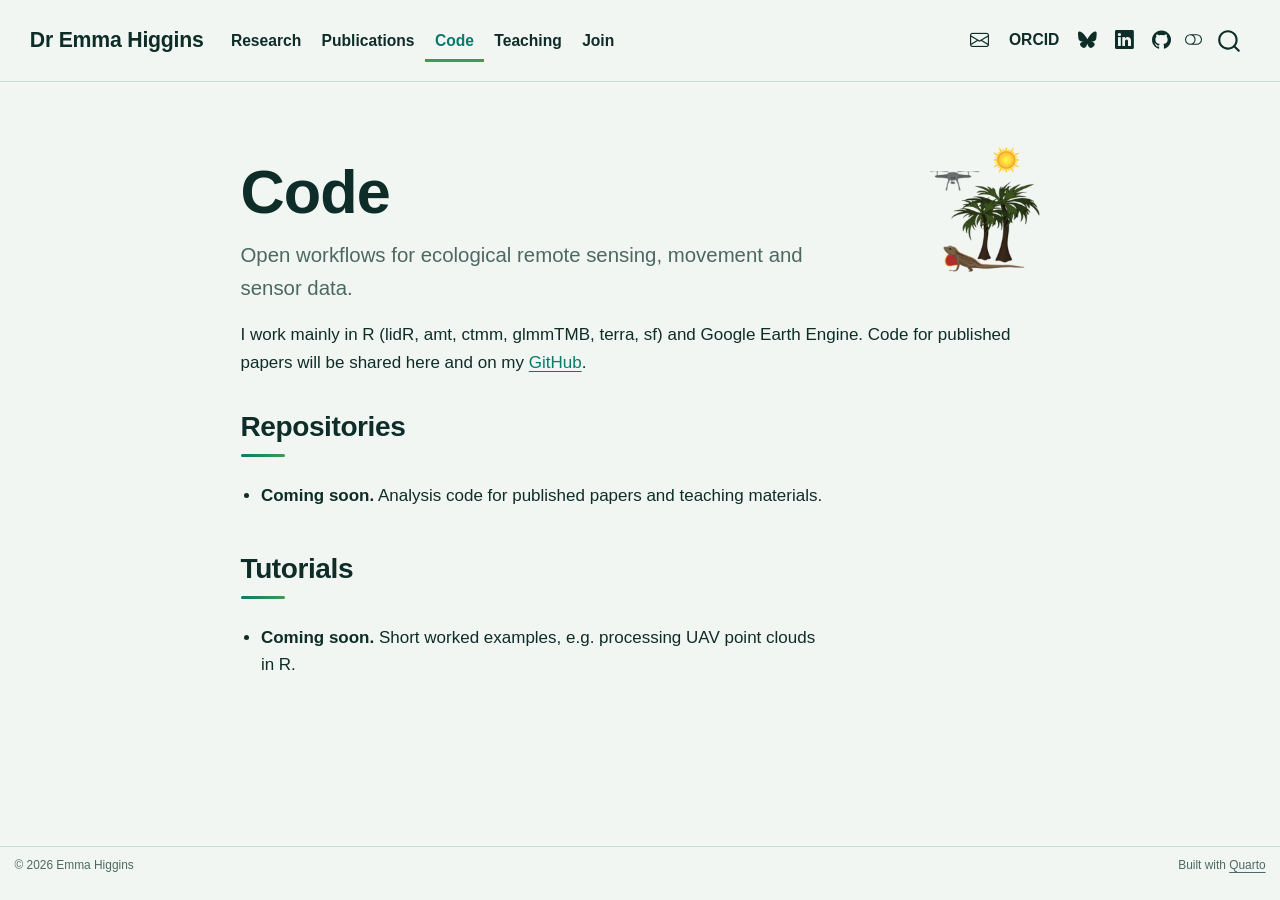
<file: docs/code.html>
<!DOCTYPE html>
<html xmlns="http://www.w3.org/1999/xhtml" lang="en" xml:lang="en"><head>

<meta charset="utf-8">
<meta name="generator" content="quarto-1.10.18">

<meta name="viewport" content="width=device-width, initial-scale=1.0, user-scalable=yes">


<title>Code – Dr Emma Higgins</title>
<style>
/* Default styles provided by pandoc.
** See https://pandoc.org/MANUAL.html#variables-for-html for config info.
*/
span.smallcaps{font-variant: small-caps;}
div.columns{display: flex; gap: 1.5em;}
div.column{flex: auto;}
@media screen {
div.columns{gap: min(4vw, 1.5em);}
div.column{overflow-x: auto;}
}
div.hanging-indent{margin-left: 1.5em; text-indent: -1.5em;}
ul.task-list{list-style: none;}
ul.task-list li input[type="checkbox"] {
  width: 0.8em;
  margin: 0 0.8em 0.2em -1em; /* quarto-specific, see https://github.com/quarto-dev/quarto-cli/issues/4556 */ 
  vertical-align: middle;
}
</style>


<script src="site_libs/quarto-nav/quarto-nav.js"></script>
<script src="site_libs/quarto-nav/headroom.min.js"></script>
<script src="site_libs/clipboard/clipboard.min.js"></script>
<script src="site_libs/quarto-search/autocomplete.umd.js"></script>
<script src="site_libs/quarto-search/fuse.min.js"></script>
<script src="site_libs/quarto-search/quarto-search.js"></script>
<meta name="quarto:offset" content="./">
<link href="./images/favicon.svg" rel="icon" type="image/svg+xml">
<script src="site_libs/quarto-html/quarto.js" type="module"></script>
<script src="site_libs/quarto-html/tabsets/tabsets.js" type="module"></script>
<script src="site_libs/quarto-html/popper.min.js"></script>
<script src="site_libs/quarto-html/tippy.umd.min.js"></script>
<script src="site_libs/quarto-html/anchor.min.js"></script>
<link href="site_libs/quarto-html/tippy.css" rel="stylesheet">
<link href="site_libs/quarto-html/quarto-syntax-highlighting-31031afecf9b0df1d13cf9557fa7811e.css" rel="stylesheet" class="quarto-color-scheme" id="quarto-text-highlighting-styles">
<link href="site_libs/quarto-html/quarto-syntax-highlighting-dark-986f87fa4f194b1cd67636a8000e0228.css" rel="stylesheet" class="quarto-color-scheme quarto-color-alternate" id="quarto-text-highlighting-styles">
<link href="site_libs/quarto-html/quarto-syntax-highlighting-31031afecf9b0df1d13cf9557fa7811e.css" rel="stylesheet" class="quarto-color-scheme-extra" id="quarto-text-highlighting-styles">
<script src="site_libs/bootstrap/bootstrap.min.js"></script>
<link href="site_libs/bootstrap/bootstrap-icons.css" rel="stylesheet">
<link href="site_libs/bootstrap/bootstrap-6b5d6a47f2e765da9985a5dcade0e7f7.min.css" rel="stylesheet" append-hash="true" class="quarto-color-scheme" id="quarto-bootstrap" data-mode="light">
<link href="site_libs/bootstrap/bootstrap-dark-02e25f46f2f6fd2d882f525e19653993.min.css" rel="stylesheet" append-hash="true" class="quarto-color-scheme quarto-color-alternate" id="quarto-bootstrap" data-mode="dark">
<link href="site_libs/bootstrap/bootstrap-6b5d6a47f2e765da9985a5dcade0e7f7.min.css" rel="stylesheet" append-hash="true" class="quarto-color-scheme-extra" id="quarto-bootstrap" data-mode="light">
<script id="quarto-search-options" type="application/json">{
  "location": "navbar",
  "copy-button": false,
  "collapse-after": 3,
  "panel-placement": "end",
  "type": "overlay",
  "limit": 50,
  "keyboard-shortcut": [
    "f",
    "/",
    "s"
  ],
  "show-item-context": false,
  "language": {
    "search-no-results-text": "No results",
    "search-matching-documents-text": "matching documents",
    "search-copy-link-title": "Copy link to search",
    "search-hide-matches-text": "Hide additional matches",
    "search-more-match-text": "more match in this document",
    "search-more-matches-text": "more matches in this document",
    "search-clear-button-title": "Clear",
    "search-text-placeholder": "",
    "search-detached-cancel-button-title": "Cancel",
    "search-submit-button-title": "Submit",
    "search-label": "Search"
  }
}</script>
<style>html{ scroll-behavior: smooth; }</style>


</head>

<body class="nav-fixed fullcontent quarto-light"><script id="quarto-html-before-body" type="application/javascript">
    const toggleBodyColorMode = (bsSheetEl) => {
      const mode = bsSheetEl.getAttribute("data-mode");
      const bodyEl = window.document.querySelector("body");
      if (mode === "dark") {
        bodyEl.classList.add("quarto-dark");
        bodyEl.classList.remove("quarto-light");
      } else {
        bodyEl.classList.add("quarto-light");
        bodyEl.classList.remove("quarto-dark");
      }
    }
    const toggleBodyColorPrimary = () => {
      const bsSheetEl = window.document.querySelector("link#quarto-bootstrap:not([rel=disabled-stylesheet])");
      if (bsSheetEl) {
        toggleBodyColorMode(bsSheetEl);
      }
    }
    const setColorSchemeToggle = (alternate) => {
      const toggles = window.document.querySelectorAll('.quarto-color-scheme-toggle');
      for (let i=0; i < toggles.length; i++) {
        const toggle = toggles[i];
        if (toggle) {
          if (alternate) {
            toggle.classList.add("alternate");
          } else {
            toggle.classList.remove("alternate");
          }
        }
      }
    };
    const toggleColorMode = (alternate) => {
      // Switch the stylesheets
      const primaryStylesheets = window.document.querySelectorAll('link.quarto-color-scheme:not(.quarto-color-alternate)');
      const alternateStylesheets = window.document.querySelectorAll('link.quarto-color-scheme.quarto-color-alternate');
      manageTransitions('#quarto-margin-sidebar .nav-link', false);
      if (alternate) {
        // note: dark is layered on light, we don't disable primary!
        enableStylesheet(alternateStylesheets);
        for (const sheetNode of alternateStylesheets) {
          if (sheetNode.id === "quarto-bootstrap") {
            toggleBodyColorMode(sheetNode);
          }
        }
      } else {
        disableStylesheet(alternateStylesheets);
        enableStylesheet(primaryStylesheets)
        toggleBodyColorPrimary();
      }
      manageTransitions('#quarto-margin-sidebar .nav-link', true);
      // Switch the toggles
      setColorSchemeToggle(alternate)
      // Hack to workaround the fact that safari doesn't
      // properly recolor the scrollbar when toggling (#1455)
      if (navigator.userAgent.indexOf('Safari') > 0 && navigator.userAgent.indexOf('Chrome') == -1) {
        manageTransitions("body", false);
        window.scrollTo(0, 1);
        setTimeout(() => {
          window.scrollTo(0, 0);
          manageTransitions("body", true);
        }, 40);
      }
    }
    const disableStylesheet = (stylesheets) => {
      for (let i=0; i < stylesheets.length; i++) {
        const stylesheet = stylesheets[i];
        stylesheet.rel = 'disabled-stylesheet';
      }
    }
    const enableStylesheet = (stylesheets) => {
      for (let i=0; i < stylesheets.length; i++) {
        const stylesheet = stylesheets[i];
        if(stylesheet.rel !== 'stylesheet') { // for Chrome, which will still FOUC without this check
          stylesheet.rel = 'stylesheet';
        }
      }
    }
    const manageTransitions = (selector, allowTransitions) => {
      const els = window.document.querySelectorAll(selector);
      for (let i=0; i < els.length; i++) {
        const el = els[i];
        if (allowTransitions) {
          el.classList.remove('notransition');
        } else {
          el.classList.add('notransition');
        }
      }
    }
    const isFileUrl = () => {
      return window.location.protocol === 'file:';
    }
    const hasAlternateSentinel = () => {
      let styleSentinel = getColorSchemeSentinel();
      if (styleSentinel !== null) {
        return styleSentinel === "alternate";
      } else {
        return false;
      }
    }
    const setStyleSentinel = (alternate) => {
      const value = alternate ? "alternate" : "default";
      if (!isFileUrl()) {
        window.localStorage.setItem("quarto-color-scheme", value);
      } else {
        localAlternateSentinel = value;
      }
    }
    const getColorSchemeSentinel = () => {
      if (!isFileUrl()) {
        const storageValue = window.localStorage.getItem("quarto-color-scheme");
        return storageValue != null ? storageValue : localAlternateSentinel;
      } else {
        return localAlternateSentinel;
      }
    }
    const toggleGiscusIfUsed = (isAlternate, darkModeDefault) => {
      const baseTheme = document.querySelector('#giscus-base-theme')?.value ?? 'light';
      const alternateTheme = document.querySelector('#giscus-alt-theme')?.value ?? 'dark';
      let newTheme = '';
      if(authorPrefersDark) {
        newTheme = isAlternate ? baseTheme : alternateTheme;
      } else {
        newTheme = isAlternate ? alternateTheme : baseTheme;
      }
      const changeGiscusTheme = () => {
        // From: https://github.com/giscus/giscus/issues/336
        const sendMessage = (message) => {
          const iframe = document.querySelector('iframe.giscus-frame');
          if (!iframe) return;
          iframe.contentWindow.postMessage({ giscus: message }, 'https://giscus.app');
        }
        sendMessage({
          setConfig: {
            theme: newTheme
          }
        });
      }
      const isGiscussLoaded = window.document.querySelector('iframe.giscus-frame') !== null;
      if (isGiscussLoaded) {
        changeGiscusTheme();
      }
    };
    const authorPrefersDark = false;
    const queryPrefersDark = window.matchMedia('(prefers-color-scheme: dark)');
    const darkModeDefault = queryPrefersDark.matches;
      document.querySelector('link#quarto-text-highlighting-styles.quarto-color-scheme-extra').rel = 'disabled-stylesheet';
      document.querySelector('link#quarto-bootstrap.quarto-color-scheme-extra').rel = 'disabled-stylesheet';
    let localAlternateSentinel = darkModeDefault ? 'alternate' : 'default';
    // Dark / light mode switch
    window.quartoToggleColorScheme = () => {
      // Read the current dark / light value
      let toAlternate = !hasAlternateSentinel();
      toggleColorMode(toAlternate);
      setStyleSentinel(toAlternate);
      toggleGiscusIfUsed(toAlternate, darkModeDefault);
      window.dispatchEvent(new Event('resize'));
    };
    queryPrefersDark.addEventListener("change", e => {
      if(window.localStorage.getItem("quarto-color-scheme") !== null)
        return;
      const alternate = e.matches
      toggleColorMode(alternate);
      localAlternateSentinel = e.matches ? 'alternate' : 'default'; // this is used alongside local storage!
      toggleGiscusIfUsed(alternate, darkModeDefault);
    });
    // Switch to dark mode if need be
    if (hasAlternateSentinel()) {
      toggleColorMode(true);
    } else {
      toggleColorMode(false);
    }
  </script>

<div id="quarto-search-results"></div>
  <header id="quarto-header" class="headroom fixed-top">
    <nav class="navbar navbar-expand-lg " data-bs-theme="dark">
      <div class="navbar-container container-fluid">
      <div class="navbar-brand-container mx-auto">
    <a class="navbar-brand" href="./index.html">
    <span class="navbar-title">Dr Emma Higgins</span>
    </a>
  </div>
            <div id="quarto-search" class="" title="Search"></div>
          <button class="navbar-toggler" type="button" data-bs-toggle="collapse" data-bs-target="#navbarCollapse" aria-controls="navbarCollapse" role="menu" aria-expanded="false" aria-label="Toggle navigation" onclick="if (window.quartoToggleHeadroom) { window.quartoToggleHeadroom(); }">
  <span class="navbar-toggler-icon"></span>
</button>
          <div class="collapse navbar-collapse" id="navbarCollapse">
            <ul class="navbar-nav navbar-nav-scroll me-auto">
  <li class="nav-item">
    <a class="nav-link" href="./research.html"> 
<span class="menu-text">Research</span></a>
  </li>  
  <li class="nav-item">
    <a class="nav-link" href="./publications.html"> 
<span class="menu-text">Publications</span></a>
  </li>  
  <li class="nav-item">
    <a class="nav-link active" href="./code.html" aria-current="page"> 
<span class="menu-text">Code</span></a>
  </li>  
  <li class="nav-item">
    <a class="nav-link" href="./teaching.html"> 
<span class="menu-text">Teaching</span></a>
  </li>  
  <li class="nav-item">
    <a class="nav-link" href="./join.html"> 
<span class="menu-text">Join</span></a>
  </li>  
</ul>
            <ul class="navbar-nav navbar-nav-scroll ms-auto">
  <li class="nav-item compact">
    <a class="nav-link" href="mailto:emma.higgins@southwales.ac.uk"> <i class="bi bi-envelope" role="img" aria-label="Email">
</i> 
<span class="menu-text"></span></a>
  </li>  
  <li class="nav-item">
    <a class="nav-link" href="https://orcid.org/0000-0001-6039-8960"> 
<span class="menu-text">ORCID</span></a>
  </li>  
  <li class="nav-item compact">
    <a class="nav-link" href="https://bsky.app/profile/eangharad.bsky.social"> <i class="bi bi-bluesky" role="img" aria-label="Bluesky">
</i> 
<span class="menu-text"></span></a>
  </li>  
  <li class="nav-item compact">
    <a class="nav-link" href="https://www.linkedin.com/in/emma-higgins-91533184"> <i class="bi bi-linkedin" role="img" aria-label="LinkedIn">
</i> 
<span class="menu-text"></span></a>
  </li>  
  <li class="nav-item compact">
    <a class="nav-link" href="https://github.com/eahiggins"> <i class="bi bi-github" role="img" aria-label="GitHub">
</i> 
<span class="menu-text"></span></a>
  </li>  
</ul>
          </div> <!-- /navcollapse -->
            <div class="quarto-navbar-tools">
  <a href="" class="quarto-color-scheme-toggle quarto-navigation-tool  px-1" onclick="window.quartoToggleColorScheme(); return false;" title="Toggle dark mode"><i class="bi"></i></a>
</div>
      </div> <!-- /container-fluid -->
    </nav>
</header>
<!-- content -->
<div id="quarto-content" class="quarto-container page-columns page-rows-contents page-layout-article page-navbar">
<!-- sidebar -->
<!-- margin-sidebar -->
    
<!-- main -->
<main class="content" id="quarto-document-content">


<header id="title-block-header" class="quarto-title-block default">
<div class="quarto-title">
<h1 class="title">Code</h1>
</div>



<div class="quarto-title-meta">

    
  
    
  </div>
  


</header>


<style>#title-block-header{display:none}</style>
<div class="page-title-block">
  <img class="page-motif" src="images/anole-motif.png" alt="" aria-hidden="true">
  <h1>Code</h1>
  <p>Open workflows for ecological remote sensing, movement and sensor data.</p>
</div>
<p>I work mainly in R (lidR, amt, ctmm, glmmTMB, terra, sf) and Google Earth Engine. Code for published papers will be shared here and on my <a href="https://github.com/eahiggins">GitHub</a>.</p>
<section id="repositories" class="level2">
<h2 class="anchored" data-anchor-id="repositories">Repositories</h2>
<!-- Add each repo as a bullet: name, one line, link. -->
<ul>
<li><strong>Coming soon.</strong> Analysis code for published papers and teaching materials.</li>
</ul>
</section>
<section id="tutorials" class="level2">
<h2 class="anchored" data-anchor-id="tutorials">Tutorials</h2>
<!-- Quarto can render R code directly. Create a file such as tutorials/ndvi.qmd,
     write normal R chunks, and add it to the list below. -->
<ul>
<li><strong>Coming soon.</strong> Short worked examples, e.g.&nbsp;processing UAV point clouds in R.</li>
</ul>


</section>

</main> <!-- /main -->
<script id="quarto-html-after-body" type="application/javascript">
  window.document.addEventListener("DOMContentLoaded", function (event) {
    // Ensure there is a toggle, if there isn't float one in the top right
    if (window.document.querySelector('.quarto-color-scheme-toggle') === null) {
      const a = window.document.createElement('a');
      a.classList.add('top-right');
      a.classList.add('quarto-color-scheme-toggle');
      a.href = "";
      a.onclick = function() { try { window.quartoToggleColorScheme(); } catch {} return false; };
      const i = window.document.createElement("i");
      i.classList.add('bi');
      a.appendChild(i);
      window.document.body.appendChild(a);
    }
    setColorSchemeToggle(hasAlternateSentinel())
    const icon = "";
    const anchorJS = new window.AnchorJS();
    anchorJS.options = {
      placement: 'right',
      icon: icon
    };
    anchorJS.add('.anchored');
    const isCodeAnnotation = (el) => {
      for (const clz of el.classList) {
        if (clz.startsWith('code-annotation-')) {                     
          return true;
        }
      }
      return false;
    }
    const onCopySuccess = function(e) {
      // button target
      const button = e.trigger;
      // don't keep focus
      button.blur();
      // flash "checked"
      button.classList.add('code-copy-button-checked');
      var currentTitle = button.getAttribute("title");
      button.setAttribute("title", "Copied!");
      let tooltip;
      if (window.bootstrap) {
        button.setAttribute("data-bs-toggle", "tooltip");
        button.setAttribute("data-bs-placement", "left");
        button.setAttribute("data-bs-title", "Copied!");
        tooltip = new bootstrap.Tooltip(button, 
          { trigger: "manual", 
            customClass: "code-copy-button-tooltip",
            offset: [0, -8]});
        tooltip.show();    
      }
      setTimeout(function() {
        if (tooltip) {
          tooltip.hide();
          button.removeAttribute("data-bs-title");
          button.removeAttribute("data-bs-toggle");
          button.removeAttribute("data-bs-placement");
        }
        button.setAttribute("title", currentTitle);
        button.classList.remove('code-copy-button-checked');
      }, 1000);
      // clear code selection
      e.clearSelection();
    }
    const getTextToCopy = function(trigger) {
      const outerScaffold = trigger.parentElement.cloneNode(true);
      const codeEl = outerScaffold.querySelector('code');
      for (const childEl of codeEl.children) {
        if (isCodeAnnotation(childEl)) {
          childEl.remove();
        }
      }
      return codeEl.innerText;
    }
    const clipboard = new window.ClipboardJS('.code-copy-button:not([data-in-quarto-modal])', {
      text: getTextToCopy
    });
    clipboard.on('success', onCopySuccess);
    if (window.document.getElementById('quarto-embedded-source-code-modal')) {
      const clipboardModal = new window.ClipboardJS('.code-copy-button[data-in-quarto-modal]', {
        text: getTextToCopy,
        container: window.document.getElementById('quarto-embedded-source-code-modal')
      });
      clipboardModal.on('success', onCopySuccess);
    }
      var localhostRegex = new RegExp(/^(?:http|https):\/\/localhost\:?[0-9]*\//);
      var mailtoRegex = new RegExp(/^mailto:/);
        var filterRegex = new RegExp("https:\/\/eahiggins\.github\.io");
      var isInternal = (href) => {
          return filterRegex.test(href) || localhostRegex.test(href) || mailtoRegex.test(href);
      }
      // Inspect non-navigation links and adorn them if external
     var links = window.document.querySelectorAll('a[href]:not(.nav-link):not(.navbar-brand):not(.toc-action):not(.sidebar-link):not(.sidebar-item-toggle):not(.pagination-link):not(.no-external):not([aria-hidden]):not(.dropdown-item):not(.quarto-navigation-tool):not(.about-link)');
      for (var i=0; i<links.length; i++) {
        const link = links[i];
        if (!isInternal(link.href)) {
          // undo the damage that might have been done by quarto-nav.js in the case of
          // links that we want to consider external
          if (link.dataset.originalHref !== undefined) {
            link.href = link.dataset.originalHref;
          }
            // target, if specified
            link.setAttribute("target", "_blank");
            if (link.getAttribute("rel") === null) {
              link.setAttribute("rel", "noopener");
            }
        }
      }
    function tippyHover(el, contentFn, onTriggerFn, onUntriggerFn) {
      const config = {
        allowHTML: true,
        maxWidth: 500,
        delay: 100,
        arrow: false,
        appendTo: function(el) {
            return el.parentElement;
        },
        interactive: true,
        interactiveBorder: 10,
        theme: 'quarto',
        placement: 'bottom-start',
      };
      if (contentFn) {
        config.content = contentFn;
      }
      if (onTriggerFn) {
        config.onTrigger = onTriggerFn;
      }
      if (onUntriggerFn) {
        config.onUntrigger = onUntriggerFn;
      }
      window.tippy(el, config); 
    }
    const noterefs = window.document.querySelectorAll('a[role="doc-noteref"]');
    for (var i=0; i<noterefs.length; i++) {
      const ref = noterefs[i];
      tippyHover(ref, function() {
        // use id or data attribute instead here
        let href = ref.getAttribute('data-footnote-href') || ref.getAttribute('href');
        try { href = new URL(href).hash; } catch {}
        const id = href.replace(/^#\/?/, "");
        const note = window.document.getElementById(id);
        if (note) {
          return note.innerHTML;
        } else {
          return "";
        }
      });
    }
    const xrefs = window.document.querySelectorAll('a.quarto-xref');
    const processXRef = (id, note) => {
      // Strip column container classes
      const stripColumnClz = (el) => {
        el.classList.remove("page-full", "page-columns");
        if (el.children) {
          for (const child of el.children) {
            stripColumnClz(child);
          }
        }
      }
      stripColumnClz(note)
      if (id === null || id.startsWith('sec-')) {
        // Special case sections, only their first couple elements
        const container = document.createElement("div");
        if (note.children && note.children.length > 2) {
          container.appendChild(note.children[0].cloneNode(true));
          for (let i = 1; i < note.children.length; i++) {
            const child = note.children[i];
            if (child.tagName === "P" && child.innerText === "") {
              continue;
            } else {
              container.appendChild(child.cloneNode(true));
              break;
            }
          }
          if (window.Quarto?.typesetMath) {
            window.Quarto.typesetMath(container);
          }
          return container.innerHTML
        } else {
          if (window.Quarto?.typesetMath) {
            window.Quarto.typesetMath(note);
          }
          return note.innerHTML;
        }
      } else {
        // Remove any anchor links if they are present
        const anchorLink = note.querySelector('a.anchorjs-link');
        if (anchorLink) {
          anchorLink.remove();
        }
        if (window.Quarto?.typesetMath) {
          window.Quarto.typesetMath(note);
        }
        if (note.classList.contains("callout")) {
          return note.outerHTML;
        } else {
          return note.innerHTML;
        }
      }
    }
    for (var i=0; i<xrefs.length; i++) {
      const xref = xrefs[i];
      tippyHover(xref, undefined, function(instance) {
        instance.disable();
        let url = xref.getAttribute('href');
        let hash = undefined; 
        if (url.startsWith('#')) {
          hash = url;
        } else {
          try { hash = new URL(url).hash; } catch {}
        }
        if (hash) {
          const id = hash.replace(/^#\/?/, "");
          const note = window.document.getElementById(id);
          if (note !== null) {
            try {
              const html = processXRef(id, note.cloneNode(true));
              instance.setContent(html);
            } finally {
              instance.enable();
              instance.show();
            }
          } else {
            // See if we can fetch this
            fetch(url.split('#')[0])
            .then(res => res.text())
            .then(html => {
              const parser = new DOMParser();
              const htmlDoc = parser.parseFromString(html, "text/html");
              const note = htmlDoc.getElementById(id);
              if (note !== null) {
                const html = processXRef(id, note);
                instance.setContent(html);
              } 
            }).finally(() => {
              instance.enable();
              instance.show();
            });
          }
        } else {
          // See if we can fetch a full url (with no hash to target)
          // This is a special case and we should probably do some content thinning / targeting
          fetch(url)
          .then(res => res.text())
          .then(html => {
            const parser = new DOMParser();
            const htmlDoc = parser.parseFromString(html, "text/html");
            const note = htmlDoc.querySelector('main.content');
            if (note !== null) {
              // This should only happen for chapter cross references
              // (since there is no id in the URL)
              // remove the first header
              if (note.children.length > 0 && note.children[0].tagName === "HEADER") {
                note.children[0].remove();
              }
              const html = processXRef(null, note);
              instance.setContent(html);
            } 
          }).finally(() => {
            instance.enable();
            instance.show();
          });
        }
      }, function(instance) {
      });
    }
        let selectedAnnoteEl;
        const selectorForAnnotation = ( cell, annotation) => {
          let cellAttr = 'data-code-cell="' + cell + '"';
          let lineAttr = 'data-code-annotation="' +  annotation + '"';
          const selector = 'span[' + cellAttr + '][' + lineAttr + ']';
          return selector;
        }
        const selectCodeLines = (annoteEl) => {
          const doc = window.document;
          const targetCell = annoteEl.getAttribute("data-target-cell");
          const targetAnnotation = annoteEl.getAttribute("data-target-annotation");
          const annoteSpan = window.document.querySelector(selectorForAnnotation(targetCell, targetAnnotation));
          const lines = annoteSpan.getAttribute("data-code-lines").split(",");
          const lineIds = lines.map((line) => {
            return targetCell + "-" + line;
          })
          let top = null;
          let height = null;
          let parent = null;
          if (lineIds.length > 0) {
              //compute the position of the single el (top and bottom and make a div)
              const el = window.document.getElementById(lineIds[0]);
              top = el.offsetTop;
              height = el.offsetHeight;
              parent = el.parentElement.parentElement;
            if (lineIds.length > 1) {
              const lastEl = window.document.getElementById(lineIds[lineIds.length - 1]);
              const bottom = lastEl.offsetTop + lastEl.offsetHeight;
              height = bottom - top;
            }
            if (top !== null && height !== null && parent !== null) {
              // cook up a div (if necessary) and position it 
              let div = window.document.getElementById("code-annotation-line-highlight");
              if (div === null) {
                div = window.document.createElement("div");
                div.setAttribute("id", "code-annotation-line-highlight");
                div.style.position = 'absolute';
                parent.appendChild(div);
              }
              div.style.top = top - 2 + "px";
              div.style.height = height + 4 + "px";
              div.style.left = 0;
              let gutterDiv = window.document.getElementById("code-annotation-line-highlight-gutter");
              if (gutterDiv === null) {
                gutterDiv = window.document.createElement("div");
                gutterDiv.setAttribute("id", "code-annotation-line-highlight-gutter");
                gutterDiv.style.position = 'absolute';
                const codeCell = window.document.getElementById(targetCell);
                const gutter = codeCell.querySelector('.code-annotation-gutter');
                gutter.appendChild(gutterDiv);
              }
              gutterDiv.style.top = top - 2 + "px";
              gutterDiv.style.height = height + 4 + "px";
            }
            selectedAnnoteEl = annoteEl;
          }
        };
        const unselectCodeLines = () => {
          const elementsIds = ["code-annotation-line-highlight", "code-annotation-line-highlight-gutter"];
          elementsIds.forEach((elId) => {
            const div = window.document.getElementById(elId);
            if (div) {
              div.remove();
            }
          });
          selectedAnnoteEl = undefined;
        };
          // Handle positioning of the toggle
      window.addEventListener(
        "resize",
        throttle(() => {
          elRect = undefined;
          if (selectedAnnoteEl) {
            selectCodeLines(selectedAnnoteEl);
          }
        }, 10)
      );
      function throttle(fn, ms) {
      let throttle = false;
      let timer;
        return (...args) => {
          if(!throttle) { // first call gets through
              fn.apply(this, args);
              throttle = true;
          } else { // all the others get throttled
              if(timer) clearTimeout(timer); // cancel #2
              timer = setTimeout(() => {
                fn.apply(this, args);
                timer = throttle = false;
              }, ms);
          }
        };
      }
        // Attach click handler to the DT
        const annoteDls = window.document.querySelectorAll('dt[data-target-cell]');
        for (const annoteDlNode of annoteDls) {
          annoteDlNode.addEventListener('click', (event) => {
            const clickedEl = event.target;
            if (clickedEl !== selectedAnnoteEl) {
              unselectCodeLines();
              const activeEl = window.document.querySelector('dt[data-target-cell].code-annotation-active');
              if (activeEl) {
                activeEl.classList.remove('code-annotation-active');
              }
              selectCodeLines(clickedEl);
              clickedEl.classList.add('code-annotation-active');
            } else {
              // Unselect the line
              unselectCodeLines();
              clickedEl.classList.remove('code-annotation-active');
            }
          });
        }
    const findCites = (el) => {
      const parentEl = el.parentElement;
      if (parentEl) {
        const cites = parentEl.dataset.cites;
        if (cites) {
          return {
            el,
            cites: cites.split(' ')
          };
        } else {
          return findCites(el.parentElement)
        }
      } else {
        return undefined;
      }
    };
    var bibliorefs = window.document.querySelectorAll('a[role="doc-biblioref"]');
    for (var i=0; i<bibliorefs.length; i++) {
      const ref = bibliorefs[i];
      const citeInfo = findCites(ref);
      if (citeInfo) {
        tippyHover(citeInfo.el, function() {
          var popup = window.document.createElement('div');
          citeInfo.cites.forEach(function(cite) {
            var citeDiv = window.document.createElement('div');
            citeDiv.classList.add('hanging-indent');
            citeDiv.classList.add('csl-entry');
            var biblioDiv = window.document.getElementById('ref-' + cite);
            if (biblioDiv) {
              citeDiv.innerHTML = biblioDiv.innerHTML;
            }
            popup.appendChild(citeDiv);
          });
          return popup.innerHTML;
        });
      }
    }
  });
  </script>
</div> <!-- /content -->
<footer class="footer">
  <div class="nav-footer">
    <div class="nav-footer-left">
<p>© 2026 Emma Higgins</p>
</div>   
    <div class="nav-footer-center">
      &nbsp;
    </div>
    <div class="nav-footer-right">
<p>Built with <a href="https://quarto.org">Quarto</a></p>
</div>
  </div>
</footer>




<script src="site_libs/quarto-html/zenscroll-min.js"></script>
</body></html>
</file>
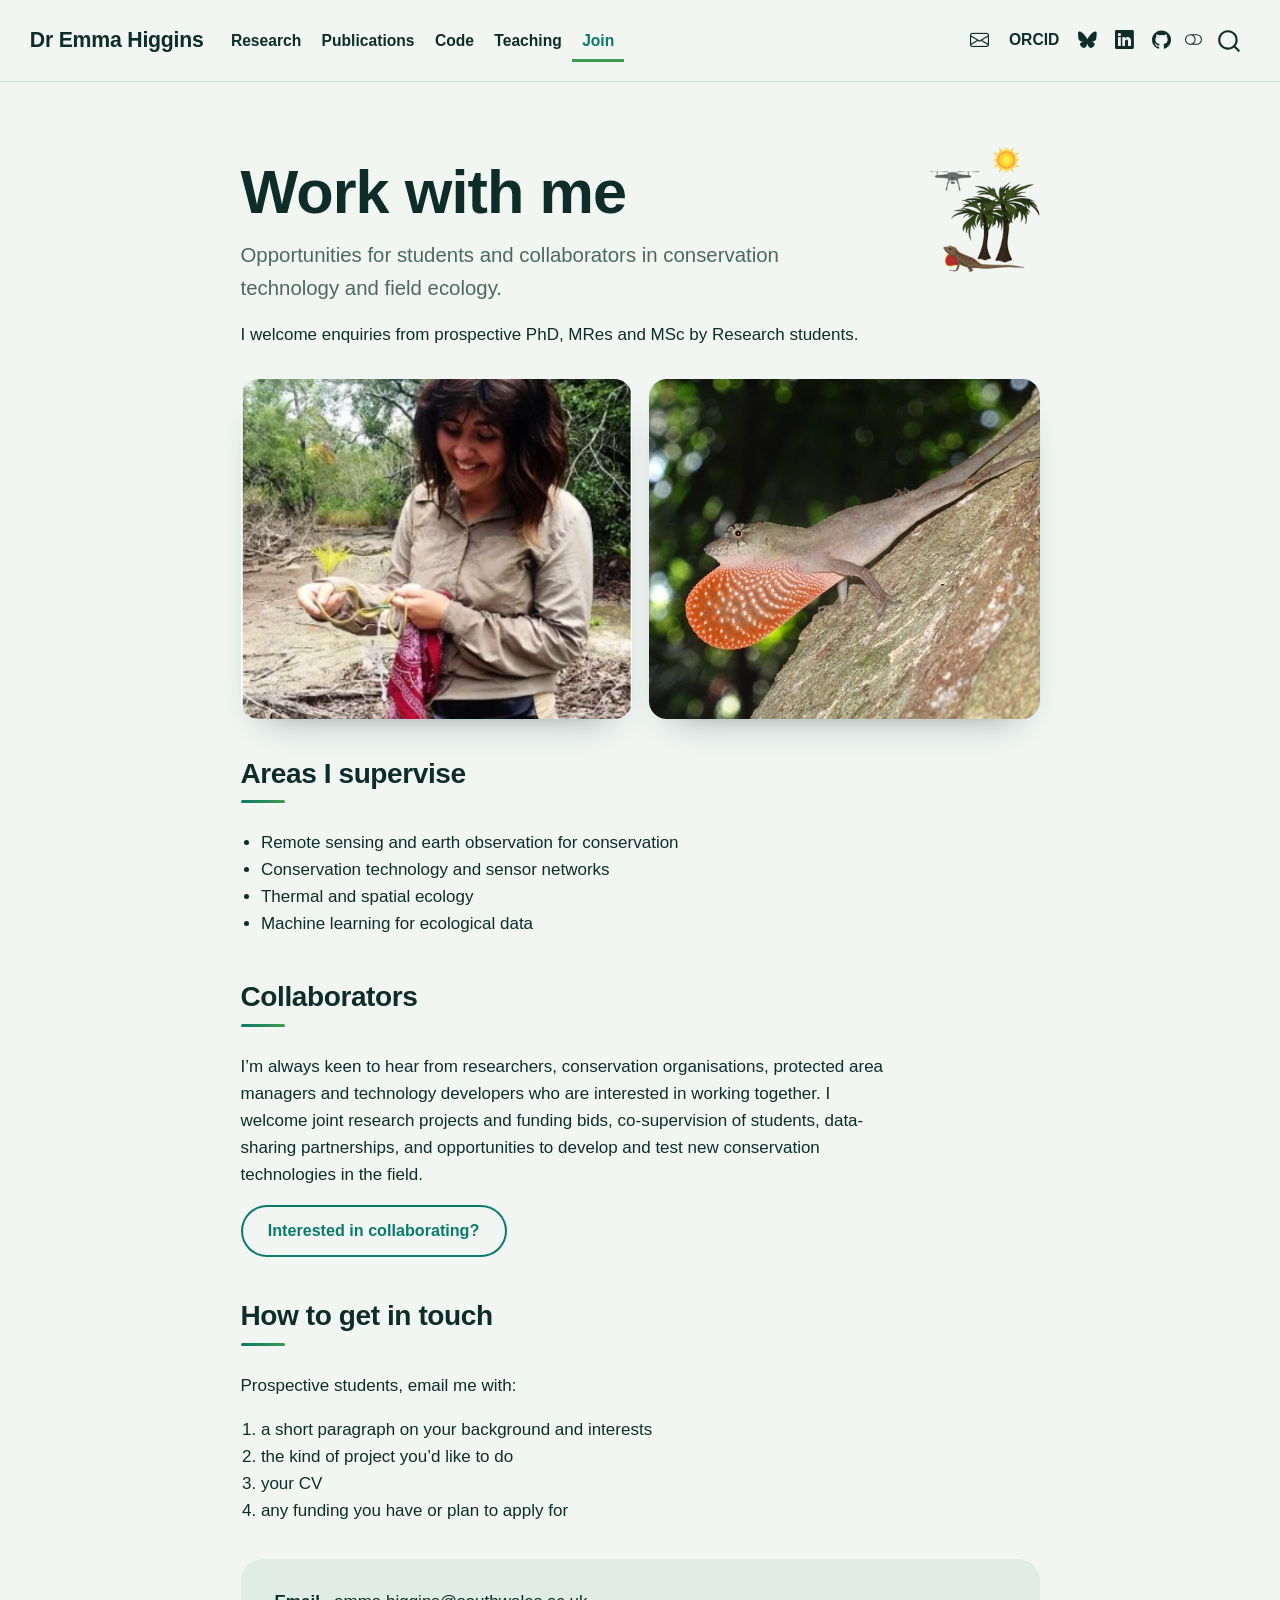
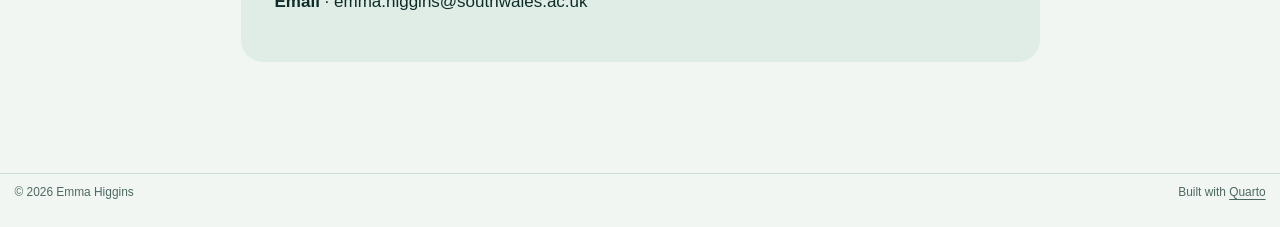
<file: docs/join.html>
<!DOCTYPE html>
<html xmlns="http://www.w3.org/1999/xhtml" lang="en" xml:lang="en"><head>

<meta charset="utf-8">
<meta name="generator" content="quarto-1.10.18">

<meta name="viewport" content="width=device-width, initial-scale=1.0, user-scalable=yes">


<title>Join – Dr Emma Higgins</title>
<style>
/* Default styles provided by pandoc.
** See https://pandoc.org/MANUAL.html#variables-for-html for config info.
*/
span.smallcaps{font-variant: small-caps;}
div.columns{display: flex; gap: 1.5em;}
div.column{flex: auto;}
@media screen {
div.columns{gap: min(4vw, 1.5em);}
div.column{overflow-x: auto;}
}
div.hanging-indent{margin-left: 1.5em; text-indent: -1.5em;}
ul.task-list{list-style: none;}
ul.task-list li input[type="checkbox"] {
  width: 0.8em;
  margin: 0 0.8em 0.2em -1em; /* quarto-specific, see https://github.com/quarto-dev/quarto-cli/issues/4556 */ 
  vertical-align: middle;
}
</style>


<script src="site_libs/quarto-nav/quarto-nav.js"></script>
<script src="site_libs/quarto-nav/headroom.min.js"></script>
<script src="site_libs/clipboard/clipboard.min.js"></script>
<script src="site_libs/quarto-search/autocomplete.umd.js"></script>
<script src="site_libs/quarto-search/fuse.min.js"></script>
<script src="site_libs/quarto-search/quarto-search.js"></script>
<meta name="quarto:offset" content="./">
<link href="./images/favicon.svg" rel="icon" type="image/svg+xml">
<script src="site_libs/quarto-html/quarto.js" type="module"></script>
<script src="site_libs/quarto-html/tabsets/tabsets.js" type="module"></script>
<script src="site_libs/quarto-html/popper.min.js"></script>
<script src="site_libs/quarto-html/tippy.umd.min.js"></script>
<script src="site_libs/quarto-html/anchor.min.js"></script>
<link href="site_libs/quarto-html/tippy.css" rel="stylesheet">
<link href="site_libs/quarto-html/quarto-syntax-highlighting-31031afecf9b0df1d13cf9557fa7811e.css" rel="stylesheet" class="quarto-color-scheme" id="quarto-text-highlighting-styles">
<link href="site_libs/quarto-html/quarto-syntax-highlighting-dark-986f87fa4f194b1cd67636a8000e0228.css" rel="stylesheet" class="quarto-color-scheme quarto-color-alternate" id="quarto-text-highlighting-styles">
<link href="site_libs/quarto-html/quarto-syntax-highlighting-31031afecf9b0df1d13cf9557fa7811e.css" rel="stylesheet" class="quarto-color-scheme-extra" id="quarto-text-highlighting-styles">
<script src="site_libs/bootstrap/bootstrap.min.js"></script>
<link href="site_libs/bootstrap/bootstrap-icons.css" rel="stylesheet">
<link href="site_libs/bootstrap/bootstrap-6b5d6a47f2e765da9985a5dcade0e7f7.min.css" rel="stylesheet" append-hash="true" class="quarto-color-scheme" id="quarto-bootstrap" data-mode="light">
<link href="site_libs/bootstrap/bootstrap-dark-02e25f46f2f6fd2d882f525e19653993.min.css" rel="stylesheet" append-hash="true" class="quarto-color-scheme quarto-color-alternate" id="quarto-bootstrap" data-mode="dark">
<link href="site_libs/bootstrap/bootstrap-6b5d6a47f2e765da9985a5dcade0e7f7.min.css" rel="stylesheet" append-hash="true" class="quarto-color-scheme-extra" id="quarto-bootstrap" data-mode="light">
<script id="quarto-search-options" type="application/json">{
  "location": "navbar",
  "copy-button": false,
  "collapse-after": 3,
  "panel-placement": "end",
  "type": "overlay",
  "limit": 50,
  "keyboard-shortcut": [
    "f",
    "/",
    "s"
  ],
  "show-item-context": false,
  "language": {
    "search-no-results-text": "No results",
    "search-matching-documents-text": "matching documents",
    "search-copy-link-title": "Copy link to search",
    "search-hide-matches-text": "Hide additional matches",
    "search-more-match-text": "more match in this document",
    "search-more-matches-text": "more matches in this document",
    "search-clear-button-title": "Clear",
    "search-text-placeholder": "",
    "search-detached-cancel-button-title": "Cancel",
    "search-submit-button-title": "Submit",
    "search-label": "Search"
  }
}</script>
<style>html{ scroll-behavior: smooth; }</style>


</head>

<body class="nav-fixed fullcontent quarto-light"><script id="quarto-html-before-body" type="application/javascript">
    const toggleBodyColorMode = (bsSheetEl) => {
      const mode = bsSheetEl.getAttribute("data-mode");
      const bodyEl = window.document.querySelector("body");
      if (mode === "dark") {
        bodyEl.classList.add("quarto-dark");
        bodyEl.classList.remove("quarto-light");
      } else {
        bodyEl.classList.add("quarto-light");
        bodyEl.classList.remove("quarto-dark");
      }
    }
    const toggleBodyColorPrimary = () => {
      const bsSheetEl = window.document.querySelector("link#quarto-bootstrap:not([rel=disabled-stylesheet])");
      if (bsSheetEl) {
        toggleBodyColorMode(bsSheetEl);
      }
    }
    const setColorSchemeToggle = (alternate) => {
      const toggles = window.document.querySelectorAll('.quarto-color-scheme-toggle');
      for (let i=0; i < toggles.length; i++) {
        const toggle = toggles[i];
        if (toggle) {
          if (alternate) {
            toggle.classList.add("alternate");
          } else {
            toggle.classList.remove("alternate");
          }
        }
      }
    };
    const toggleColorMode = (alternate) => {
      // Switch the stylesheets
      const primaryStylesheets = window.document.querySelectorAll('link.quarto-color-scheme:not(.quarto-color-alternate)');
      const alternateStylesheets = window.document.querySelectorAll('link.quarto-color-scheme.quarto-color-alternate');
      manageTransitions('#quarto-margin-sidebar .nav-link', false);
      if (alternate) {
        // note: dark is layered on light, we don't disable primary!
        enableStylesheet(alternateStylesheets);
        for (const sheetNode of alternateStylesheets) {
          if (sheetNode.id === "quarto-bootstrap") {
            toggleBodyColorMode(sheetNode);
          }
        }
      } else {
        disableStylesheet(alternateStylesheets);
        enableStylesheet(primaryStylesheets)
        toggleBodyColorPrimary();
      }
      manageTransitions('#quarto-margin-sidebar .nav-link', true);
      // Switch the toggles
      setColorSchemeToggle(alternate)
      // Hack to workaround the fact that safari doesn't
      // properly recolor the scrollbar when toggling (#1455)
      if (navigator.userAgent.indexOf('Safari') > 0 && navigator.userAgent.indexOf('Chrome') == -1) {
        manageTransitions("body", false);
        window.scrollTo(0, 1);
        setTimeout(() => {
          window.scrollTo(0, 0);
          manageTransitions("body", true);
        }, 40);
      }
    }
    const disableStylesheet = (stylesheets) => {
      for (let i=0; i < stylesheets.length; i++) {
        const stylesheet = stylesheets[i];
        stylesheet.rel = 'disabled-stylesheet';
      }
    }
    const enableStylesheet = (stylesheets) => {
      for (let i=0; i < stylesheets.length; i++) {
        const stylesheet = stylesheets[i];
        if(stylesheet.rel !== 'stylesheet') { // for Chrome, which will still FOUC without this check
          stylesheet.rel = 'stylesheet';
        }
      }
    }
    const manageTransitions = (selector, allowTransitions) => {
      const els = window.document.querySelectorAll(selector);
      for (let i=0; i < els.length; i++) {
        const el = els[i];
        if (allowTransitions) {
          el.classList.remove('notransition');
        } else {
          el.classList.add('notransition');
        }
      }
    }
    const isFileUrl = () => {
      return window.location.protocol === 'file:';
    }
    const hasAlternateSentinel = () => {
      let styleSentinel = getColorSchemeSentinel();
      if (styleSentinel !== null) {
        return styleSentinel === "alternate";
      } else {
        return false;
      }
    }
    const setStyleSentinel = (alternate) => {
      const value = alternate ? "alternate" : "default";
      if (!isFileUrl()) {
        window.localStorage.setItem("quarto-color-scheme", value);
      } else {
        localAlternateSentinel = value;
      }
    }
    const getColorSchemeSentinel = () => {
      if (!isFileUrl()) {
        const storageValue = window.localStorage.getItem("quarto-color-scheme");
        return storageValue != null ? storageValue : localAlternateSentinel;
      } else {
        return localAlternateSentinel;
      }
    }
    const toggleGiscusIfUsed = (isAlternate, darkModeDefault) => {
      const baseTheme = document.querySelector('#giscus-base-theme')?.value ?? 'light';
      const alternateTheme = document.querySelector('#giscus-alt-theme')?.value ?? 'dark';
      let newTheme = '';
      if(authorPrefersDark) {
        newTheme = isAlternate ? baseTheme : alternateTheme;
      } else {
        newTheme = isAlternate ? alternateTheme : baseTheme;
      }
      const changeGiscusTheme = () => {
        // From: https://github.com/giscus/giscus/issues/336
        const sendMessage = (message) => {
          const iframe = document.querySelector('iframe.giscus-frame');
          if (!iframe) return;
          iframe.contentWindow.postMessage({ giscus: message }, 'https://giscus.app');
        }
        sendMessage({
          setConfig: {
            theme: newTheme
          }
        });
      }
      const isGiscussLoaded = window.document.querySelector('iframe.giscus-frame') !== null;
      if (isGiscussLoaded) {
        changeGiscusTheme();
      }
    };
    const authorPrefersDark = false;
    const queryPrefersDark = window.matchMedia('(prefers-color-scheme: dark)');
    const darkModeDefault = queryPrefersDark.matches;
      document.querySelector('link#quarto-text-highlighting-styles.quarto-color-scheme-extra').rel = 'disabled-stylesheet';
      document.querySelector('link#quarto-bootstrap.quarto-color-scheme-extra').rel = 'disabled-stylesheet';
    let localAlternateSentinel = darkModeDefault ? 'alternate' : 'default';
    // Dark / light mode switch
    window.quartoToggleColorScheme = () => {
      // Read the current dark / light value
      let toAlternate = !hasAlternateSentinel();
      toggleColorMode(toAlternate);
      setStyleSentinel(toAlternate);
      toggleGiscusIfUsed(toAlternate, darkModeDefault);
      window.dispatchEvent(new Event('resize'));
    };
    queryPrefersDark.addEventListener("change", e => {
      if(window.localStorage.getItem("quarto-color-scheme") !== null)
        return;
      const alternate = e.matches
      toggleColorMode(alternate);
      localAlternateSentinel = e.matches ? 'alternate' : 'default'; // this is used alongside local storage!
      toggleGiscusIfUsed(alternate, darkModeDefault);
    });
    // Switch to dark mode if need be
    if (hasAlternateSentinel()) {
      toggleColorMode(true);
    } else {
      toggleColorMode(false);
    }
  </script>

<div id="quarto-search-results"></div>
  <header id="quarto-header" class="headroom fixed-top">
    <nav class="navbar navbar-expand-lg " data-bs-theme="dark">
      <div class="navbar-container container-fluid">
      <div class="navbar-brand-container mx-auto">
    <a class="navbar-brand" href="./index.html">
    <span class="navbar-title">Dr Emma Higgins</span>
    </a>
  </div>
            <div id="quarto-search" class="" title="Search"></div>
          <button class="navbar-toggler" type="button" data-bs-toggle="collapse" data-bs-target="#navbarCollapse" aria-controls="navbarCollapse" role="menu" aria-expanded="false" aria-label="Toggle navigation" onclick="if (window.quartoToggleHeadroom) { window.quartoToggleHeadroom(); }">
  <span class="navbar-toggler-icon"></span>
</button>
          <div class="collapse navbar-collapse" id="navbarCollapse">
            <ul class="navbar-nav navbar-nav-scroll me-auto">
  <li class="nav-item">
    <a class="nav-link" href="./research.html"> 
<span class="menu-text">Research</span></a>
  </li>  
  <li class="nav-item">
    <a class="nav-link" href="./publications.html"> 
<span class="menu-text">Publications</span></a>
  </li>  
  <li class="nav-item">
    <a class="nav-link" href="./code.html"> 
<span class="menu-text">Code</span></a>
  </li>  
  <li class="nav-item">
    <a class="nav-link" href="./teaching.html"> 
<span class="menu-text">Teaching</span></a>
  </li>  
  <li class="nav-item">
    <a class="nav-link active" href="./join.html" aria-current="page"> 
<span class="menu-text">Join</span></a>
  </li>  
</ul>
            <ul class="navbar-nav navbar-nav-scroll ms-auto">
  <li class="nav-item compact">
    <a class="nav-link" href="mailto:emma.higgins@southwales.ac.uk"> <i class="bi bi-envelope" role="img" aria-label="Email">
</i> 
<span class="menu-text"></span></a>
  </li>  
  <li class="nav-item">
    <a class="nav-link" href="https://orcid.org/0000-0001-6039-8960"> 
<span class="menu-text">ORCID</span></a>
  </li>  
  <li class="nav-item compact">
    <a class="nav-link" href="https://bsky.app/profile/eangharad.bsky.social"> <i class="bi bi-bluesky" role="img" aria-label="Bluesky">
</i> 
<span class="menu-text"></span></a>
  </li>  
  <li class="nav-item compact">
    <a class="nav-link" href="https://www.linkedin.com/in/emma-higgins-91533184"> <i class="bi bi-linkedin" role="img" aria-label="LinkedIn">
</i> 
<span class="menu-text"></span></a>
  </li>  
  <li class="nav-item compact">
    <a class="nav-link" href="https://github.com/eahiggins"> <i class="bi bi-github" role="img" aria-label="GitHub">
</i> 
<span class="menu-text"></span></a>
  </li>  
</ul>
          </div> <!-- /navcollapse -->
            <div class="quarto-navbar-tools">
  <a href="" class="quarto-color-scheme-toggle quarto-navigation-tool  px-1" onclick="window.quartoToggleColorScheme(); return false;" title="Toggle dark mode"><i class="bi"></i></a>
</div>
      </div> <!-- /container-fluid -->
    </nav>
</header>
<!-- content -->
<div id="quarto-content" class="quarto-container page-columns page-rows-contents page-layout-article page-navbar">
<!-- sidebar -->
<!-- margin-sidebar -->
    
<!-- main -->
<main class="content" id="quarto-document-content">


<header id="title-block-header" class="quarto-title-block default">
<div class="quarto-title">
<h1 class="title">Join</h1>
</div>



<div class="quarto-title-meta">

    
  
    
  </div>
  


</header>


<style>#title-block-header{display:none}</style>
<div class="page-title-block">
  <img class="page-motif" src="images/anole-motif.png" alt="" aria-hidden="true">
  <h1>Work with me</h1>
  <p>Opportunities for students and collaborators in conservation technology and field ecology.</p>
</div>
<p>I welcome enquiries from prospective PhD, MRes and MSc by Research students.</p>
<div class="photo-pair">
  <img src="images/join-field.jpg" alt="Emma holding a snake during fieldwork">
  <img src="images/join-anole.jpg" alt="Anole lizard displaying its orange dewlap on a tree trunk">
</div>
<section id="areas-i-supervise" class="level2">
<h2 class="anchored" data-anchor-id="areas-i-supervise">Areas I supervise</h2>
<ul>
<li>Remote sensing and earth observation for conservation</li>
<li>Conservation technology and sensor networks</li>
<li>Thermal and spatial ecology</li>
<li>Machine learning for ecological data</li>
</ul>
</section>
<section id="collaborators" class="level2">
<h2 class="anchored" data-anchor-id="collaborators">Collaborators</h2>
<p>I’m always keen to hear from researchers, conservation organisations, protected area managers and technology developers who are interested in working together. I welcome joint research projects and funding bids, co-supervision of students, data-sharing partnerships, and opportunities to develop and test new conservation technologies in the field.</p>
<p class="btn-row"><a class="btn-field btn-outline" href="mailto:emma.higgins@southwales.ac.uk?subject=Collaboration">Interested in collaborating?</a></p>
</section>
<section id="how-to-get-in-touch" class="level2">
<h2 class="anchored" data-anchor-id="how-to-get-in-touch">How to get in touch</h2>
<p>Prospective students, email me with:</p>
<ol type="1">
<li>a short paragraph on your background and interests</li>
<li>the kind of project you’d like to do</li>
<li>your CV</li>
<li>any funding you have or plan to apply for</li>
</ol>
<div class="panel">
<p><strong>Email</strong> · emma.higgins@southwales.ac.uk</p>
</div>


</section>

</main> <!-- /main -->
<script id="quarto-html-after-body" type="application/javascript">
  window.document.addEventListener("DOMContentLoaded", function (event) {
    // Ensure there is a toggle, if there isn't float one in the top right
    if (window.document.querySelector('.quarto-color-scheme-toggle') === null) {
      const a = window.document.createElement('a');
      a.classList.add('top-right');
      a.classList.add('quarto-color-scheme-toggle');
      a.href = "";
      a.onclick = function() { try { window.quartoToggleColorScheme(); } catch {} return false; };
      const i = window.document.createElement("i");
      i.classList.add('bi');
      a.appendChild(i);
      window.document.body.appendChild(a);
    }
    setColorSchemeToggle(hasAlternateSentinel())
    const icon = "";
    const anchorJS = new window.AnchorJS();
    anchorJS.options = {
      placement: 'right',
      icon: icon
    };
    anchorJS.add('.anchored');
    const isCodeAnnotation = (el) => {
      for (const clz of el.classList) {
        if (clz.startsWith('code-annotation-')) {                     
          return true;
        }
      }
      return false;
    }
    const onCopySuccess = function(e) {
      // button target
      const button = e.trigger;
      // don't keep focus
      button.blur();
      // flash "checked"
      button.classList.add('code-copy-button-checked');
      var currentTitle = button.getAttribute("title");
      button.setAttribute("title", "Copied!");
      let tooltip;
      if (window.bootstrap) {
        button.setAttribute("data-bs-toggle", "tooltip");
        button.setAttribute("data-bs-placement", "left");
        button.setAttribute("data-bs-title", "Copied!");
        tooltip = new bootstrap.Tooltip(button, 
          { trigger: "manual", 
            customClass: "code-copy-button-tooltip",
            offset: [0, -8]});
        tooltip.show();    
      }
      setTimeout(function() {
        if (tooltip) {
          tooltip.hide();
          button.removeAttribute("data-bs-title");
          button.removeAttribute("data-bs-toggle");
          button.removeAttribute("data-bs-placement");
        }
        button.setAttribute("title", currentTitle);
        button.classList.remove('code-copy-button-checked');
      }, 1000);
      // clear code selection
      e.clearSelection();
    }
    const getTextToCopy = function(trigger) {
      const outerScaffold = trigger.parentElement.cloneNode(true);
      const codeEl = outerScaffold.querySelector('code');
      for (const childEl of codeEl.children) {
        if (isCodeAnnotation(childEl)) {
          childEl.remove();
        }
      }
      return codeEl.innerText;
    }
    const clipboard = new window.ClipboardJS('.code-copy-button:not([data-in-quarto-modal])', {
      text: getTextToCopy
    });
    clipboard.on('success', onCopySuccess);
    if (window.document.getElementById('quarto-embedded-source-code-modal')) {
      const clipboardModal = new window.ClipboardJS('.code-copy-button[data-in-quarto-modal]', {
        text: getTextToCopy,
        container: window.document.getElementById('quarto-embedded-source-code-modal')
      });
      clipboardModal.on('success', onCopySuccess);
    }
      var localhostRegex = new RegExp(/^(?:http|https):\/\/localhost\:?[0-9]*\//);
      var mailtoRegex = new RegExp(/^mailto:/);
        var filterRegex = new RegExp("https:\/\/eahiggins\.github\.io");
      var isInternal = (href) => {
          return filterRegex.test(href) || localhostRegex.test(href) || mailtoRegex.test(href);
      }
      // Inspect non-navigation links and adorn them if external
     var links = window.document.querySelectorAll('a[href]:not(.nav-link):not(.navbar-brand):not(.toc-action):not(.sidebar-link):not(.sidebar-item-toggle):not(.pagination-link):not(.no-external):not([aria-hidden]):not(.dropdown-item):not(.quarto-navigation-tool):not(.about-link)');
      for (var i=0; i<links.length; i++) {
        const link = links[i];
        if (!isInternal(link.href)) {
          // undo the damage that might have been done by quarto-nav.js in the case of
          // links that we want to consider external
          if (link.dataset.originalHref !== undefined) {
            link.href = link.dataset.originalHref;
          }
            // target, if specified
            link.setAttribute("target", "_blank");
            if (link.getAttribute("rel") === null) {
              link.setAttribute("rel", "noopener");
            }
        }
      }
    function tippyHover(el, contentFn, onTriggerFn, onUntriggerFn) {
      const config = {
        allowHTML: true,
        maxWidth: 500,
        delay: 100,
        arrow: false,
        appendTo: function(el) {
            return el.parentElement;
        },
        interactive: true,
        interactiveBorder: 10,
        theme: 'quarto',
        placement: 'bottom-start',
      };
      if (contentFn) {
        config.content = contentFn;
      }
      if (onTriggerFn) {
        config.onTrigger = onTriggerFn;
      }
      if (onUntriggerFn) {
        config.onUntrigger = onUntriggerFn;
      }
      window.tippy(el, config); 
    }
    const noterefs = window.document.querySelectorAll('a[role="doc-noteref"]');
    for (var i=0; i<noterefs.length; i++) {
      const ref = noterefs[i];
      tippyHover(ref, function() {
        // use id or data attribute instead here
        let href = ref.getAttribute('data-footnote-href') || ref.getAttribute('href');
        try { href = new URL(href).hash; } catch {}
        const id = href.replace(/^#\/?/, "");
        const note = window.document.getElementById(id);
        if (note) {
          return note.innerHTML;
        } else {
          return "";
        }
      });
    }
    const xrefs = window.document.querySelectorAll('a.quarto-xref');
    const processXRef = (id, note) => {
      // Strip column container classes
      const stripColumnClz = (el) => {
        el.classList.remove("page-full", "page-columns");
        if (el.children) {
          for (const child of el.children) {
            stripColumnClz(child);
          }
        }
      }
      stripColumnClz(note)
      if (id === null || id.startsWith('sec-')) {
        // Special case sections, only their first couple elements
        const container = document.createElement("div");
        if (note.children && note.children.length > 2) {
          container.appendChild(note.children[0].cloneNode(true));
          for (let i = 1; i < note.children.length; i++) {
            const child = note.children[i];
            if (child.tagName === "P" && child.innerText === "") {
              continue;
            } else {
              container.appendChild(child.cloneNode(true));
              break;
            }
          }
          if (window.Quarto?.typesetMath) {
            window.Quarto.typesetMath(container);
          }
          return container.innerHTML
        } else {
          if (window.Quarto?.typesetMath) {
            window.Quarto.typesetMath(note);
          }
          return note.innerHTML;
        }
      } else {
        // Remove any anchor links if they are present
        const anchorLink = note.querySelector('a.anchorjs-link');
        if (anchorLink) {
          anchorLink.remove();
        }
        if (window.Quarto?.typesetMath) {
          window.Quarto.typesetMath(note);
        }
        if (note.classList.contains("callout")) {
          return note.outerHTML;
        } else {
          return note.innerHTML;
        }
      }
    }
    for (var i=0; i<xrefs.length; i++) {
      const xref = xrefs[i];
      tippyHover(xref, undefined, function(instance) {
        instance.disable();
        let url = xref.getAttribute('href');
        let hash = undefined; 
        if (url.startsWith('#')) {
          hash = url;
        } else {
          try { hash = new URL(url).hash; } catch {}
        }
        if (hash) {
          const id = hash.replace(/^#\/?/, "");
          const note = window.document.getElementById(id);
          if (note !== null) {
            try {
              const html = processXRef(id, note.cloneNode(true));
              instance.setContent(html);
            } finally {
              instance.enable();
              instance.show();
            }
          } else {
            // See if we can fetch this
            fetch(url.split('#')[0])
            .then(res => res.text())
            .then(html => {
              const parser = new DOMParser();
              const htmlDoc = parser.parseFromString(html, "text/html");
              const note = htmlDoc.getElementById(id);
              if (note !== null) {
                const html = processXRef(id, note);
                instance.setContent(html);
              } 
            }).finally(() => {
              instance.enable();
              instance.show();
            });
          }
        } else {
          // See if we can fetch a full url (with no hash to target)
          // This is a special case and we should probably do some content thinning / targeting
          fetch(url)
          .then(res => res.text())
          .then(html => {
            const parser = new DOMParser();
            const htmlDoc = parser.parseFromString(html, "text/html");
            const note = htmlDoc.querySelector('main.content');
            if (note !== null) {
              // This should only happen for chapter cross references
              // (since there is no id in the URL)
              // remove the first header
              if (note.children.length > 0 && note.children[0].tagName === "HEADER") {
                note.children[0].remove();
              }
              const html = processXRef(null, note);
              instance.setContent(html);
            } 
          }).finally(() => {
            instance.enable();
            instance.show();
          });
        }
      }, function(instance) {
      });
    }
        let selectedAnnoteEl;
        const selectorForAnnotation = ( cell, annotation) => {
          let cellAttr = 'data-code-cell="' + cell + '"';
          let lineAttr = 'data-code-annotation="' +  annotation + '"';
          const selector = 'span[' + cellAttr + '][' + lineAttr + ']';
          return selector;
        }
        const selectCodeLines = (annoteEl) => {
          const doc = window.document;
          const targetCell = annoteEl.getAttribute("data-target-cell");
          const targetAnnotation = annoteEl.getAttribute("data-target-annotation");
          const annoteSpan = window.document.querySelector(selectorForAnnotation(targetCell, targetAnnotation));
          const lines = annoteSpan.getAttribute("data-code-lines").split(",");
          const lineIds = lines.map((line) => {
            return targetCell + "-" + line;
          })
          let top = null;
          let height = null;
          let parent = null;
          if (lineIds.length > 0) {
              //compute the position of the single el (top and bottom and make a div)
              const el = window.document.getElementById(lineIds[0]);
              top = el.offsetTop;
              height = el.offsetHeight;
              parent = el.parentElement.parentElement;
            if (lineIds.length > 1) {
              const lastEl = window.document.getElementById(lineIds[lineIds.length - 1]);
              const bottom = lastEl.offsetTop + lastEl.offsetHeight;
              height = bottom - top;
            }
            if (top !== null && height !== null && parent !== null) {
              // cook up a div (if necessary) and position it 
              let div = window.document.getElementById("code-annotation-line-highlight");
              if (div === null) {
                div = window.document.createElement("div");
                div.setAttribute("id", "code-annotation-line-highlight");
                div.style.position = 'absolute';
                parent.appendChild(div);
              }
              div.style.top = top - 2 + "px";
              div.style.height = height + 4 + "px";
              div.style.left = 0;
              let gutterDiv = window.document.getElementById("code-annotation-line-highlight-gutter");
              if (gutterDiv === null) {
                gutterDiv = window.document.createElement("div");
                gutterDiv.setAttribute("id", "code-annotation-line-highlight-gutter");
                gutterDiv.style.position = 'absolute';
                const codeCell = window.document.getElementById(targetCell);
                const gutter = codeCell.querySelector('.code-annotation-gutter');
                gutter.appendChild(gutterDiv);
              }
              gutterDiv.style.top = top - 2 + "px";
              gutterDiv.style.height = height + 4 + "px";
            }
            selectedAnnoteEl = annoteEl;
          }
        };
        const unselectCodeLines = () => {
          const elementsIds = ["code-annotation-line-highlight", "code-annotation-line-highlight-gutter"];
          elementsIds.forEach((elId) => {
            const div = window.document.getElementById(elId);
            if (div) {
              div.remove();
            }
          });
          selectedAnnoteEl = undefined;
        };
          // Handle positioning of the toggle
      window.addEventListener(
        "resize",
        throttle(() => {
          elRect = undefined;
          if (selectedAnnoteEl) {
            selectCodeLines(selectedAnnoteEl);
          }
        }, 10)
      );
      function throttle(fn, ms) {
      let throttle = false;
      let timer;
        return (...args) => {
          if(!throttle) { // first call gets through
              fn.apply(this, args);
              throttle = true;
          } else { // all the others get throttled
              if(timer) clearTimeout(timer); // cancel #2
              timer = setTimeout(() => {
                fn.apply(this, args);
                timer = throttle = false;
              }, ms);
          }
        };
      }
        // Attach click handler to the DT
        const annoteDls = window.document.querySelectorAll('dt[data-target-cell]');
        for (const annoteDlNode of annoteDls) {
          annoteDlNode.addEventListener('click', (event) => {
            const clickedEl = event.target;
            if (clickedEl !== selectedAnnoteEl) {
              unselectCodeLines();
              const activeEl = window.document.querySelector('dt[data-target-cell].code-annotation-active');
              if (activeEl) {
                activeEl.classList.remove('code-annotation-active');
              }
              selectCodeLines(clickedEl);
              clickedEl.classList.add('code-annotation-active');
            } else {
              // Unselect the line
              unselectCodeLines();
              clickedEl.classList.remove('code-annotation-active');
            }
          });
        }
    const findCites = (el) => {
      const parentEl = el.parentElement;
      if (parentEl) {
        const cites = parentEl.dataset.cites;
        if (cites) {
          return {
            el,
            cites: cites.split(' ')
          };
        } else {
          return findCites(el.parentElement)
        }
      } else {
        return undefined;
      }
    };
    var bibliorefs = window.document.querySelectorAll('a[role="doc-biblioref"]');
    for (var i=0; i<bibliorefs.length; i++) {
      const ref = bibliorefs[i];
      const citeInfo = findCites(ref);
      if (citeInfo) {
        tippyHover(citeInfo.el, function() {
          var popup = window.document.createElement('div');
          citeInfo.cites.forEach(function(cite) {
            var citeDiv = window.document.createElement('div');
            citeDiv.classList.add('hanging-indent');
            citeDiv.classList.add('csl-entry');
            var biblioDiv = window.document.getElementById('ref-' + cite);
            if (biblioDiv) {
              citeDiv.innerHTML = biblioDiv.innerHTML;
            }
            popup.appendChild(citeDiv);
          });
          return popup.innerHTML;
        });
      }
    }
  });
  </script>
</div> <!-- /content -->
<footer class="footer">
  <div class="nav-footer">
    <div class="nav-footer-left">
<p>© 2026 Emma Higgins</p>
</div>   
    <div class="nav-footer-center">
      &nbsp;
    </div>
    <div class="nav-footer-right">
<p>Built with <a href="https://quarto.org">Quarto</a></p>
</div>
  </div>
</footer>




<script src="site_libs/quarto-html/zenscroll-min.js"></script>
</body></html>
</file>
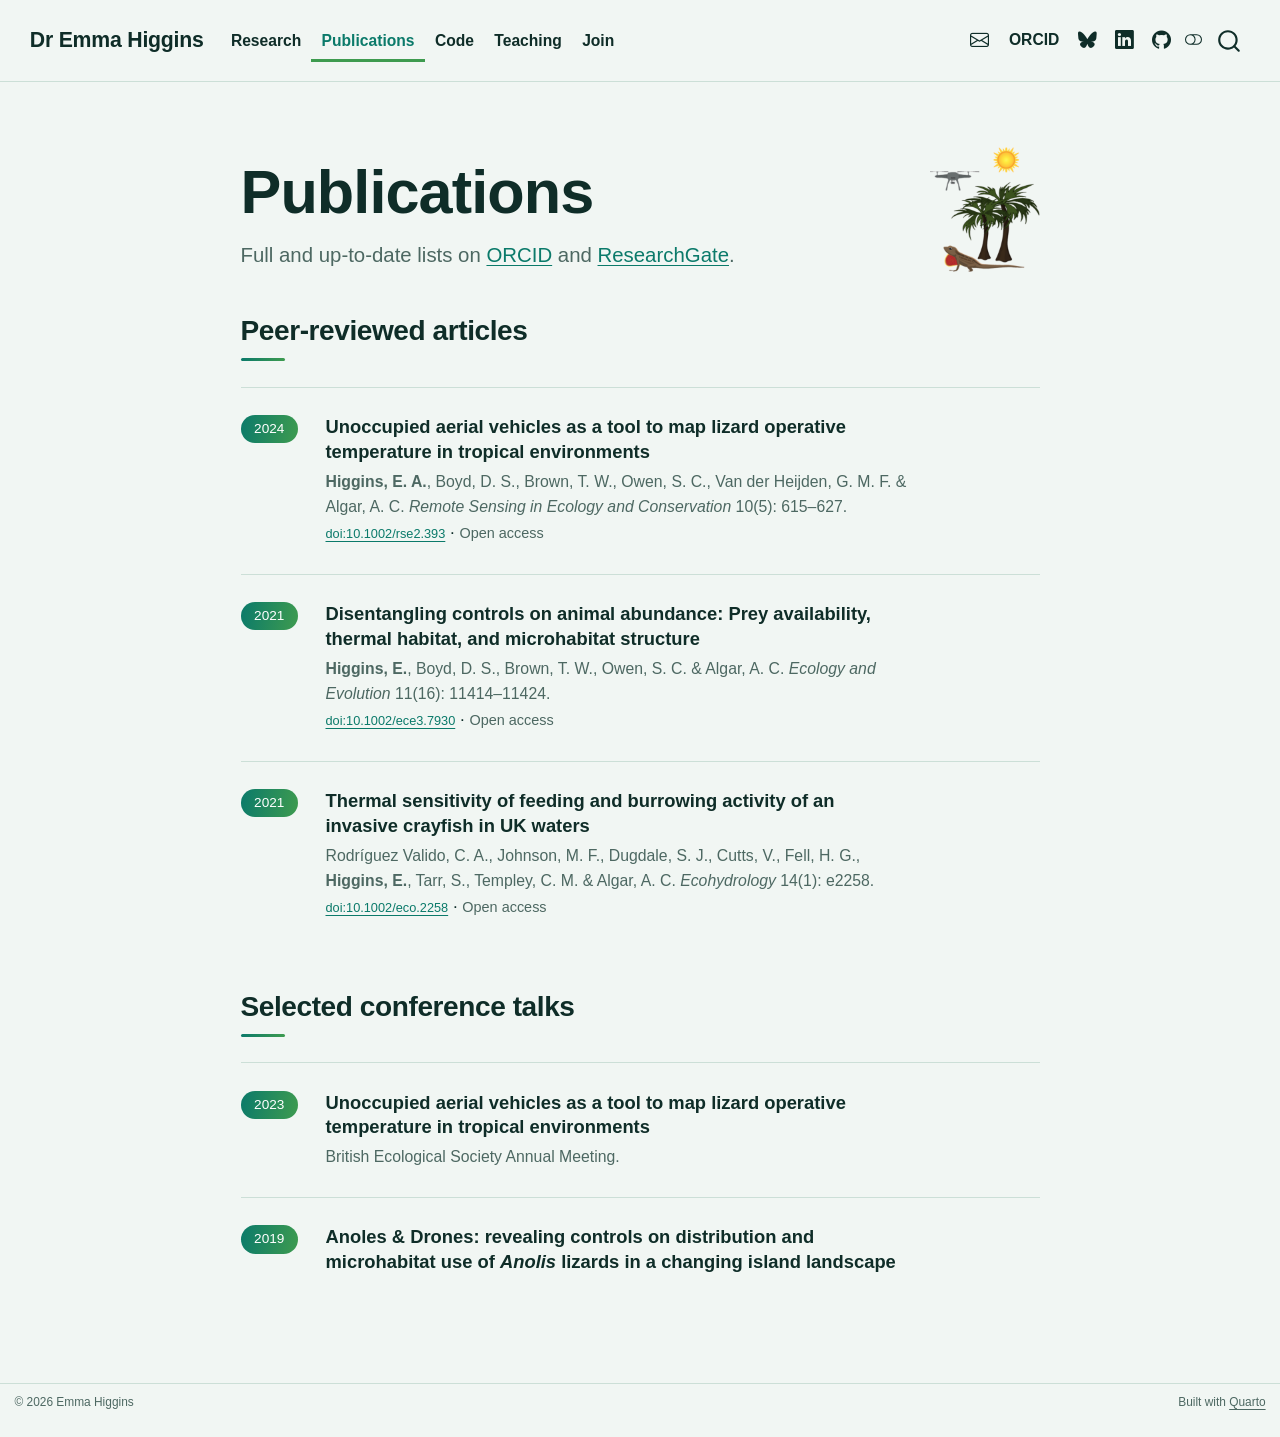
<file: docs/publications.html>
<!DOCTYPE html>
<html xmlns="http://www.w3.org/1999/xhtml" lang="en" xml:lang="en"><head>

<meta charset="utf-8">
<meta name="generator" content="quarto-1.10.18">

<meta name="viewport" content="width=device-width, initial-scale=1.0, user-scalable=yes">


<title>Publications – Dr Emma Higgins</title>
<style>
/* Default styles provided by pandoc.
** See https://pandoc.org/MANUAL.html#variables-for-html for config info.
*/
span.smallcaps{font-variant: small-caps;}
div.columns{display: flex; gap: 1.5em;}
div.column{flex: auto;}
@media screen {
div.columns{gap: min(4vw, 1.5em);}
div.column{overflow-x: auto;}
}
div.hanging-indent{margin-left: 1.5em; text-indent: -1.5em;}
ul.task-list{list-style: none;}
ul.task-list li input[type="checkbox"] {
  width: 0.8em;
  margin: 0 0.8em 0.2em -1em; /* quarto-specific, see https://github.com/quarto-dev/quarto-cli/issues/4556 */ 
  vertical-align: middle;
}
</style>


<script src="site_libs/quarto-nav/quarto-nav.js"></script>
<script src="site_libs/quarto-nav/headroom.min.js"></script>
<script src="site_libs/clipboard/clipboard.min.js"></script>
<script src="site_libs/quarto-search/autocomplete.umd.js"></script>
<script src="site_libs/quarto-search/fuse.min.js"></script>
<script src="site_libs/quarto-search/quarto-search.js"></script>
<meta name="quarto:offset" content="./">
<link href="./images/favicon.svg" rel="icon" type="image/svg+xml">
<script src="site_libs/quarto-html/quarto.js" type="module"></script>
<script src="site_libs/quarto-html/tabsets/tabsets.js" type="module"></script>
<script src="site_libs/quarto-html/popper.min.js"></script>
<script src="site_libs/quarto-html/tippy.umd.min.js"></script>
<script src="site_libs/quarto-html/anchor.min.js"></script>
<link href="site_libs/quarto-html/tippy.css" rel="stylesheet">
<link href="site_libs/quarto-html/quarto-syntax-highlighting-31031afecf9b0df1d13cf9557fa7811e.css" rel="stylesheet" class="quarto-color-scheme" id="quarto-text-highlighting-styles">
<link href="site_libs/quarto-html/quarto-syntax-highlighting-dark-986f87fa4f194b1cd67636a8000e0228.css" rel="stylesheet" class="quarto-color-scheme quarto-color-alternate" id="quarto-text-highlighting-styles">
<link href="site_libs/quarto-html/quarto-syntax-highlighting-31031afecf9b0df1d13cf9557fa7811e.css" rel="stylesheet" class="quarto-color-scheme-extra" id="quarto-text-highlighting-styles">
<script src="site_libs/bootstrap/bootstrap.min.js"></script>
<link href="site_libs/bootstrap/bootstrap-icons.css" rel="stylesheet">
<link href="site_libs/bootstrap/bootstrap-6b5d6a47f2e765da9985a5dcade0e7f7.min.css" rel="stylesheet" append-hash="true" class="quarto-color-scheme" id="quarto-bootstrap" data-mode="light">
<link href="site_libs/bootstrap/bootstrap-dark-02e25f46f2f6fd2d882f525e19653993.min.css" rel="stylesheet" append-hash="true" class="quarto-color-scheme quarto-color-alternate" id="quarto-bootstrap" data-mode="dark">
<link href="site_libs/bootstrap/bootstrap-6b5d6a47f2e765da9985a5dcade0e7f7.min.css" rel="stylesheet" append-hash="true" class="quarto-color-scheme-extra" id="quarto-bootstrap" data-mode="light">
<script id="quarto-search-options" type="application/json">{
  "location": "navbar",
  "copy-button": false,
  "collapse-after": 3,
  "panel-placement": "end",
  "type": "overlay",
  "limit": 50,
  "keyboard-shortcut": [
    "f",
    "/",
    "s"
  ],
  "show-item-context": false,
  "language": {
    "search-no-results-text": "No results",
    "search-matching-documents-text": "matching documents",
    "search-copy-link-title": "Copy link to search",
    "search-hide-matches-text": "Hide additional matches",
    "search-more-match-text": "more match in this document",
    "search-more-matches-text": "more matches in this document",
    "search-clear-button-title": "Clear",
    "search-text-placeholder": "",
    "search-detached-cancel-button-title": "Cancel",
    "search-submit-button-title": "Submit",
    "search-label": "Search"
  }
}</script>
<style>html{ scroll-behavior: smooth; }</style>


</head>

<body class="nav-fixed fullcontent quarto-light"><script id="quarto-html-before-body" type="application/javascript">
    const toggleBodyColorMode = (bsSheetEl) => {
      const mode = bsSheetEl.getAttribute("data-mode");
      const bodyEl = window.document.querySelector("body");
      if (mode === "dark") {
        bodyEl.classList.add("quarto-dark");
        bodyEl.classList.remove("quarto-light");
      } else {
        bodyEl.classList.add("quarto-light");
        bodyEl.classList.remove("quarto-dark");
      }
    }
    const toggleBodyColorPrimary = () => {
      const bsSheetEl = window.document.querySelector("link#quarto-bootstrap:not([rel=disabled-stylesheet])");
      if (bsSheetEl) {
        toggleBodyColorMode(bsSheetEl);
      }
    }
    const setColorSchemeToggle = (alternate) => {
      const toggles = window.document.querySelectorAll('.quarto-color-scheme-toggle');
      for (let i=0; i < toggles.length; i++) {
        const toggle = toggles[i];
        if (toggle) {
          if (alternate) {
            toggle.classList.add("alternate");
          } else {
            toggle.classList.remove("alternate");
          }
        }
      }
    };
    const toggleColorMode = (alternate) => {
      // Switch the stylesheets
      const primaryStylesheets = window.document.querySelectorAll('link.quarto-color-scheme:not(.quarto-color-alternate)');
      const alternateStylesheets = window.document.querySelectorAll('link.quarto-color-scheme.quarto-color-alternate');
      manageTransitions('#quarto-margin-sidebar .nav-link', false);
      if (alternate) {
        // note: dark is layered on light, we don't disable primary!
        enableStylesheet(alternateStylesheets);
        for (const sheetNode of alternateStylesheets) {
          if (sheetNode.id === "quarto-bootstrap") {
            toggleBodyColorMode(sheetNode);
          }
        }
      } else {
        disableStylesheet(alternateStylesheets);
        enableStylesheet(primaryStylesheets)
        toggleBodyColorPrimary();
      }
      manageTransitions('#quarto-margin-sidebar .nav-link', true);
      // Switch the toggles
      setColorSchemeToggle(alternate)
      // Hack to workaround the fact that safari doesn't
      // properly recolor the scrollbar when toggling (#1455)
      if (navigator.userAgent.indexOf('Safari') > 0 && navigator.userAgent.indexOf('Chrome') == -1) {
        manageTransitions("body", false);
        window.scrollTo(0, 1);
        setTimeout(() => {
          window.scrollTo(0, 0);
          manageTransitions("body", true);
        }, 40);
      }
    }
    const disableStylesheet = (stylesheets) => {
      for (let i=0; i < stylesheets.length; i++) {
        const stylesheet = stylesheets[i];
        stylesheet.rel = 'disabled-stylesheet';
      }
    }
    const enableStylesheet = (stylesheets) => {
      for (let i=0; i < stylesheets.length; i++) {
        const stylesheet = stylesheets[i];
        if(stylesheet.rel !== 'stylesheet') { // for Chrome, which will still FOUC without this check
          stylesheet.rel = 'stylesheet';
        }
      }
    }
    const manageTransitions = (selector, allowTransitions) => {
      const els = window.document.querySelectorAll(selector);
      for (let i=0; i < els.length; i++) {
        const el = els[i];
        if (allowTransitions) {
          el.classList.remove('notransition');
        } else {
          el.classList.add('notransition');
        }
      }
    }
    const isFileUrl = () => {
      return window.location.protocol === 'file:';
    }
    const hasAlternateSentinel = () => {
      let styleSentinel = getColorSchemeSentinel();
      if (styleSentinel !== null) {
        return styleSentinel === "alternate";
      } else {
        return false;
      }
    }
    const setStyleSentinel = (alternate) => {
      const value = alternate ? "alternate" : "default";
      if (!isFileUrl()) {
        window.localStorage.setItem("quarto-color-scheme", value);
      } else {
        localAlternateSentinel = value;
      }
    }
    const getColorSchemeSentinel = () => {
      if (!isFileUrl()) {
        const storageValue = window.localStorage.getItem("quarto-color-scheme");
        return storageValue != null ? storageValue : localAlternateSentinel;
      } else {
        return localAlternateSentinel;
      }
    }
    const toggleGiscusIfUsed = (isAlternate, darkModeDefault) => {
      const baseTheme = document.querySelector('#giscus-base-theme')?.value ?? 'light';
      const alternateTheme = document.querySelector('#giscus-alt-theme')?.value ?? 'dark';
      let newTheme = '';
      if(authorPrefersDark) {
        newTheme = isAlternate ? baseTheme : alternateTheme;
      } else {
        newTheme = isAlternate ? alternateTheme : baseTheme;
      }
      const changeGiscusTheme = () => {
        // From: https://github.com/giscus/giscus/issues/336
        const sendMessage = (message) => {
          const iframe = document.querySelector('iframe.giscus-frame');
          if (!iframe) return;
          iframe.contentWindow.postMessage({ giscus: message }, 'https://giscus.app');
        }
        sendMessage({
          setConfig: {
            theme: newTheme
          }
        });
      }
      const isGiscussLoaded = window.document.querySelector('iframe.giscus-frame') !== null;
      if (isGiscussLoaded) {
        changeGiscusTheme();
      }
    };
    const authorPrefersDark = false;
    const queryPrefersDark = window.matchMedia('(prefers-color-scheme: dark)');
    const darkModeDefault = queryPrefersDark.matches;
      document.querySelector('link#quarto-text-highlighting-styles.quarto-color-scheme-extra').rel = 'disabled-stylesheet';
      document.querySelector('link#quarto-bootstrap.quarto-color-scheme-extra').rel = 'disabled-stylesheet';
    let localAlternateSentinel = darkModeDefault ? 'alternate' : 'default';
    // Dark / light mode switch
    window.quartoToggleColorScheme = () => {
      // Read the current dark / light value
      let toAlternate = !hasAlternateSentinel();
      toggleColorMode(toAlternate);
      setStyleSentinel(toAlternate);
      toggleGiscusIfUsed(toAlternate, darkModeDefault);
      window.dispatchEvent(new Event('resize'));
    };
    queryPrefersDark.addEventListener("change", e => {
      if(window.localStorage.getItem("quarto-color-scheme") !== null)
        return;
      const alternate = e.matches
      toggleColorMode(alternate);
      localAlternateSentinel = e.matches ? 'alternate' : 'default'; // this is used alongside local storage!
      toggleGiscusIfUsed(alternate, darkModeDefault);
    });
    // Switch to dark mode if need be
    if (hasAlternateSentinel()) {
      toggleColorMode(true);
    } else {
      toggleColorMode(false);
    }
  </script>

<div id="quarto-search-results"></div>
  <header id="quarto-header" class="headroom fixed-top">
    <nav class="navbar navbar-expand-lg " data-bs-theme="dark">
      <div class="navbar-container container-fluid">
      <div class="navbar-brand-container mx-auto">
    <a class="navbar-brand" href="./index.html">
    <span class="navbar-title">Dr Emma Higgins</span>
    </a>
  </div>
            <div id="quarto-search" class="" title="Search"></div>
          <button class="navbar-toggler" type="button" data-bs-toggle="collapse" data-bs-target="#navbarCollapse" aria-controls="navbarCollapse" role="menu" aria-expanded="false" aria-label="Toggle navigation" onclick="if (window.quartoToggleHeadroom) { window.quartoToggleHeadroom(); }">
  <span class="navbar-toggler-icon"></span>
</button>
          <div class="collapse navbar-collapse" id="navbarCollapse">
            <ul class="navbar-nav navbar-nav-scroll me-auto">
  <li class="nav-item">
    <a class="nav-link" href="./research.html"> 
<span class="menu-text">Research</span></a>
  </li>  
  <li class="nav-item">
    <a class="nav-link active" href="./publications.html" aria-current="page"> 
<span class="menu-text">Publications</span></a>
  </li>  
  <li class="nav-item">
    <a class="nav-link" href="./code.html"> 
<span class="menu-text">Code</span></a>
  </li>  
  <li class="nav-item">
    <a class="nav-link" href="./teaching.html"> 
<span class="menu-text">Teaching</span></a>
  </li>  
  <li class="nav-item">
    <a class="nav-link" href="./join.html"> 
<span class="menu-text">Join</span></a>
  </li>  
</ul>
            <ul class="navbar-nav navbar-nav-scroll ms-auto">
  <li class="nav-item compact">
    <a class="nav-link" href="mailto:emma.higgins@southwales.ac.uk"> <i class="bi bi-envelope" role="img" aria-label="Email">
</i> 
<span class="menu-text"></span></a>
  </li>  
  <li class="nav-item">
    <a class="nav-link" href="https://orcid.org/0000-0001-6039-8960"> 
<span class="menu-text">ORCID</span></a>
  </li>  
  <li class="nav-item compact">
    <a class="nav-link" href="https://bsky.app/profile/eangharad.bsky.social"> <i class="bi bi-bluesky" role="img" aria-label="Bluesky">
</i> 
<span class="menu-text"></span></a>
  </li>  
  <li class="nav-item compact">
    <a class="nav-link" href="https://www.linkedin.com/in/emma-higgins-91533184"> <i class="bi bi-linkedin" role="img" aria-label="LinkedIn">
</i> 
<span class="menu-text"></span></a>
  </li>  
  <li class="nav-item compact">
    <a class="nav-link" href="https://github.com/eahiggins"> <i class="bi bi-github" role="img" aria-label="GitHub">
</i> 
<span class="menu-text"></span></a>
  </li>  
</ul>
          </div> <!-- /navcollapse -->
            <div class="quarto-navbar-tools">
  <a href="" class="quarto-color-scheme-toggle quarto-navigation-tool  px-1" onclick="window.quartoToggleColorScheme(); return false;" title="Toggle dark mode"><i class="bi"></i></a>
</div>
      </div> <!-- /container-fluid -->
    </nav>
</header>
<!-- content -->
<div id="quarto-content" class="quarto-container page-columns page-rows-contents page-layout-article page-navbar">
<!-- sidebar -->
<!-- margin-sidebar -->
    
<!-- main -->
<main class="content" id="quarto-document-content">


<header id="title-block-header" class="quarto-title-block default">
<div class="quarto-title">
<h1 class="title">Publications</h1>
</div>



<div class="quarto-title-meta">

    
  
    
  </div>
  


</header>


<style>#title-block-header{display:none}</style>
<div class="page-title-block">
  <img class="page-motif" src="images/anole-motif.png" alt="" aria-hidden="true">
  <h1>Publications</h1>
  <p>Full and up-to-date lists on <a href="https://orcid.org/0000-0001-6039-8960">ORCID</a> and <a href="https://www.researchgate.net/profile/Emma-Higgins-5">ResearchGate</a>.</p>
</div>

<h2 class="anchored">Peer-reviewed articles</h2>

<!-- To add a paper: copy one <div class="pub"> block and edit it. Newest first. -->

<div class="pub">
  <div class="yr">2024</div>
  <div>
    <p class="t">Unoccupied aerial vehicles as a tool to map lizard operative temperature in tropical environments</p>
    <p class="a"><strong>Higgins, E. A.</strong>, Boyd, D. S., Brown, T. W., Owen, S. C., Van der Heijden, G. M. F. &amp; Algar, A. C. <span class="j">Remote Sensing in Ecology and Conservation</span> 10(5): 615–627.</p>
    <a class="doi" href="https://doi.org/10.1002/rse2.393">doi:10.1002/rse2.393</a> · <span class="tag">Open access</span>
  </div>
</div>

<div class="pub">
  <div class="yr">2021</div>
  <div>
    <p class="t">Disentangling controls on animal abundance: Prey availability, thermal habitat, and microhabitat structure</p>
    <p class="a"><strong>Higgins, E.</strong>, Boyd, D. S., Brown, T. W., Owen, S. C. &amp; Algar, A. C. <span class="j">Ecology and Evolution</span> 11(16): 11414–11424.</p>
    <a class="doi" href="https://doi.org/10.1002/ece3.7930">doi:10.1002/ece3.7930</a> · <span class="tag">Open access</span>
  </div>
</div>

<div class="pub">
  <div class="yr">2021</div>
  <div>
    <p class="t">Thermal sensitivity of feeding and burrowing activity of an invasive crayfish in UK waters</p>
    <p class="a">Rodríguez Valido, C. A., Johnson, M. F., Dugdale, S. J., Cutts, V., Fell, H. G., <strong>Higgins, E.</strong>, Tarr, S., Templey, C. M. &amp; Algar, A. C. <span class="j">Ecohydrology</span> 14(1): e2258.</p>
    <a class="doi" href="https://doi.org/10.1002/eco.2258">doi:10.1002/eco.2258</a> · <span class="tag">Open access</span>
  </div>
</div>

<h2 class="anchored">Selected conference talks</h2>

<div class="pub">
  <div class="yr">2023</div>
  <div>
    <p class="t">Unoccupied aerial vehicles as a tool to map lizard operative temperature in tropical environments</p>
    <p class="a">British Ecological Society Annual Meeting.</p>
  </div>
</div>

<div class="pub">
  <div class="yr">2019</div>
  <div>
    <p class="t">Anoles &amp; Drones: revealing controls on distribution and microhabitat use of <em>Anolis</em> lizards in a changing island landscape</p>
  </div>
</div>



</main> <!-- /main -->
<script id="quarto-html-after-body" type="application/javascript">
  window.document.addEventListener("DOMContentLoaded", function (event) {
    // Ensure there is a toggle, if there isn't float one in the top right
    if (window.document.querySelector('.quarto-color-scheme-toggle') === null) {
      const a = window.document.createElement('a');
      a.classList.add('top-right');
      a.classList.add('quarto-color-scheme-toggle');
      a.href = "";
      a.onclick = function() { try { window.quartoToggleColorScheme(); } catch {} return false; };
      const i = window.document.createElement("i");
      i.classList.add('bi');
      a.appendChild(i);
      window.document.body.appendChild(a);
    }
    setColorSchemeToggle(hasAlternateSentinel())
    const icon = "";
    const anchorJS = new window.AnchorJS();
    anchorJS.options = {
      placement: 'right',
      icon: icon
    };
    anchorJS.add('.anchored');
    const isCodeAnnotation = (el) => {
      for (const clz of el.classList) {
        if (clz.startsWith('code-annotation-')) {                     
          return true;
        }
      }
      return false;
    }
    const onCopySuccess = function(e) {
      // button target
      const button = e.trigger;
      // don't keep focus
      button.blur();
      // flash "checked"
      button.classList.add('code-copy-button-checked');
      var currentTitle = button.getAttribute("title");
      button.setAttribute("title", "Copied!");
      let tooltip;
      if (window.bootstrap) {
        button.setAttribute("data-bs-toggle", "tooltip");
        button.setAttribute("data-bs-placement", "left");
        button.setAttribute("data-bs-title", "Copied!");
        tooltip = new bootstrap.Tooltip(button, 
          { trigger: "manual", 
            customClass: "code-copy-button-tooltip",
            offset: [0, -8]});
        tooltip.show();    
      }
      setTimeout(function() {
        if (tooltip) {
          tooltip.hide();
          button.removeAttribute("data-bs-title");
          button.removeAttribute("data-bs-toggle");
          button.removeAttribute("data-bs-placement");
        }
        button.setAttribute("title", currentTitle);
        button.classList.remove('code-copy-button-checked');
      }, 1000);
      // clear code selection
      e.clearSelection();
    }
    const getTextToCopy = function(trigger) {
      const outerScaffold = trigger.parentElement.cloneNode(true);
      const codeEl = outerScaffold.querySelector('code');
      for (const childEl of codeEl.children) {
        if (isCodeAnnotation(childEl)) {
          childEl.remove();
        }
      }
      return codeEl.innerText;
    }
    const clipboard = new window.ClipboardJS('.code-copy-button:not([data-in-quarto-modal])', {
      text: getTextToCopy
    });
    clipboard.on('success', onCopySuccess);
    if (window.document.getElementById('quarto-embedded-source-code-modal')) {
      const clipboardModal = new window.ClipboardJS('.code-copy-button[data-in-quarto-modal]', {
        text: getTextToCopy,
        container: window.document.getElementById('quarto-embedded-source-code-modal')
      });
      clipboardModal.on('success', onCopySuccess);
    }
      var localhostRegex = new RegExp(/^(?:http|https):\/\/localhost\:?[0-9]*\//);
      var mailtoRegex = new RegExp(/^mailto:/);
        var filterRegex = new RegExp("https:\/\/eahiggins\.github\.io");
      var isInternal = (href) => {
          return filterRegex.test(href) || localhostRegex.test(href) || mailtoRegex.test(href);
      }
      // Inspect non-navigation links and adorn them if external
     var links = window.document.querySelectorAll('a[href]:not(.nav-link):not(.navbar-brand):not(.toc-action):not(.sidebar-link):not(.sidebar-item-toggle):not(.pagination-link):not(.no-external):not([aria-hidden]):not(.dropdown-item):not(.quarto-navigation-tool):not(.about-link)');
      for (var i=0; i<links.length; i++) {
        const link = links[i];
        if (!isInternal(link.href)) {
          // undo the damage that might have been done by quarto-nav.js in the case of
          // links that we want to consider external
          if (link.dataset.originalHref !== undefined) {
            link.href = link.dataset.originalHref;
          }
            // target, if specified
            link.setAttribute("target", "_blank");
            if (link.getAttribute("rel") === null) {
              link.setAttribute("rel", "noopener");
            }
        }
      }
    function tippyHover(el, contentFn, onTriggerFn, onUntriggerFn) {
      const config = {
        allowHTML: true,
        maxWidth: 500,
        delay: 100,
        arrow: false,
        appendTo: function(el) {
            return el.parentElement;
        },
        interactive: true,
        interactiveBorder: 10,
        theme: 'quarto',
        placement: 'bottom-start',
      };
      if (contentFn) {
        config.content = contentFn;
      }
      if (onTriggerFn) {
        config.onTrigger = onTriggerFn;
      }
      if (onUntriggerFn) {
        config.onUntrigger = onUntriggerFn;
      }
      window.tippy(el, config); 
    }
    const noterefs = window.document.querySelectorAll('a[role="doc-noteref"]');
    for (var i=0; i<noterefs.length; i++) {
      const ref = noterefs[i];
      tippyHover(ref, function() {
        // use id or data attribute instead here
        let href = ref.getAttribute('data-footnote-href') || ref.getAttribute('href');
        try { href = new URL(href).hash; } catch {}
        const id = href.replace(/^#\/?/, "");
        const note = window.document.getElementById(id);
        if (note) {
          return note.innerHTML;
        } else {
          return "";
        }
      });
    }
    const xrefs = window.document.querySelectorAll('a.quarto-xref');
    const processXRef = (id, note) => {
      // Strip column container classes
      const stripColumnClz = (el) => {
        el.classList.remove("page-full", "page-columns");
        if (el.children) {
          for (const child of el.children) {
            stripColumnClz(child);
          }
        }
      }
      stripColumnClz(note)
      if (id === null || id.startsWith('sec-')) {
        // Special case sections, only their first couple elements
        const container = document.createElement("div");
        if (note.children && note.children.length > 2) {
          container.appendChild(note.children[0].cloneNode(true));
          for (let i = 1; i < note.children.length; i++) {
            const child = note.children[i];
            if (child.tagName === "P" && child.innerText === "") {
              continue;
            } else {
              container.appendChild(child.cloneNode(true));
              break;
            }
          }
          if (window.Quarto?.typesetMath) {
            window.Quarto.typesetMath(container);
          }
          return container.innerHTML
        } else {
          if (window.Quarto?.typesetMath) {
            window.Quarto.typesetMath(note);
          }
          return note.innerHTML;
        }
      } else {
        // Remove any anchor links if they are present
        const anchorLink = note.querySelector('a.anchorjs-link');
        if (anchorLink) {
          anchorLink.remove();
        }
        if (window.Quarto?.typesetMath) {
          window.Quarto.typesetMath(note);
        }
        if (note.classList.contains("callout")) {
          return note.outerHTML;
        } else {
          return note.innerHTML;
        }
      }
    }
    for (var i=0; i<xrefs.length; i++) {
      const xref = xrefs[i];
      tippyHover(xref, undefined, function(instance) {
        instance.disable();
        let url = xref.getAttribute('href');
        let hash = undefined; 
        if (url.startsWith('#')) {
          hash = url;
        } else {
          try { hash = new URL(url).hash; } catch {}
        }
        if (hash) {
          const id = hash.replace(/^#\/?/, "");
          const note = window.document.getElementById(id);
          if (note !== null) {
            try {
              const html = processXRef(id, note.cloneNode(true));
              instance.setContent(html);
            } finally {
              instance.enable();
              instance.show();
            }
          } else {
            // See if we can fetch this
            fetch(url.split('#')[0])
            .then(res => res.text())
            .then(html => {
              const parser = new DOMParser();
              const htmlDoc = parser.parseFromString(html, "text/html");
              const note = htmlDoc.getElementById(id);
              if (note !== null) {
                const html = processXRef(id, note);
                instance.setContent(html);
              } 
            }).finally(() => {
              instance.enable();
              instance.show();
            });
          }
        } else {
          // See if we can fetch a full url (with no hash to target)
          // This is a special case and we should probably do some content thinning / targeting
          fetch(url)
          .then(res => res.text())
          .then(html => {
            const parser = new DOMParser();
            const htmlDoc = parser.parseFromString(html, "text/html");
            const note = htmlDoc.querySelector('main.content');
            if (note !== null) {
              // This should only happen for chapter cross references
              // (since there is no id in the URL)
              // remove the first header
              if (note.children.length > 0 && note.children[0].tagName === "HEADER") {
                note.children[0].remove();
              }
              const html = processXRef(null, note);
              instance.setContent(html);
            } 
          }).finally(() => {
            instance.enable();
            instance.show();
          });
        }
      }, function(instance) {
      });
    }
        let selectedAnnoteEl;
        const selectorForAnnotation = ( cell, annotation) => {
          let cellAttr = 'data-code-cell="' + cell + '"';
          let lineAttr = 'data-code-annotation="' +  annotation + '"';
          const selector = 'span[' + cellAttr + '][' + lineAttr + ']';
          return selector;
        }
        const selectCodeLines = (annoteEl) => {
          const doc = window.document;
          const targetCell = annoteEl.getAttribute("data-target-cell");
          const targetAnnotation = annoteEl.getAttribute("data-target-annotation");
          const annoteSpan = window.document.querySelector(selectorForAnnotation(targetCell, targetAnnotation));
          const lines = annoteSpan.getAttribute("data-code-lines").split(",");
          const lineIds = lines.map((line) => {
            return targetCell + "-" + line;
          })
          let top = null;
          let height = null;
          let parent = null;
          if (lineIds.length > 0) {
              //compute the position of the single el (top and bottom and make a div)
              const el = window.document.getElementById(lineIds[0]);
              top = el.offsetTop;
              height = el.offsetHeight;
              parent = el.parentElement.parentElement;
            if (lineIds.length > 1) {
              const lastEl = window.document.getElementById(lineIds[lineIds.length - 1]);
              const bottom = lastEl.offsetTop + lastEl.offsetHeight;
              height = bottom - top;
            }
            if (top !== null && height !== null && parent !== null) {
              // cook up a div (if necessary) and position it 
              let div = window.document.getElementById("code-annotation-line-highlight");
              if (div === null) {
                div = window.document.createElement("div");
                div.setAttribute("id", "code-annotation-line-highlight");
                div.style.position = 'absolute';
                parent.appendChild(div);
              }
              div.style.top = top - 2 + "px";
              div.style.height = height + 4 + "px";
              div.style.left = 0;
              let gutterDiv = window.document.getElementById("code-annotation-line-highlight-gutter");
              if (gutterDiv === null) {
                gutterDiv = window.document.createElement("div");
                gutterDiv.setAttribute("id", "code-annotation-line-highlight-gutter");
                gutterDiv.style.position = 'absolute';
                const codeCell = window.document.getElementById(targetCell);
                const gutter = codeCell.querySelector('.code-annotation-gutter');
                gutter.appendChild(gutterDiv);
              }
              gutterDiv.style.top = top - 2 + "px";
              gutterDiv.style.height = height + 4 + "px";
            }
            selectedAnnoteEl = annoteEl;
          }
        };
        const unselectCodeLines = () => {
          const elementsIds = ["code-annotation-line-highlight", "code-annotation-line-highlight-gutter"];
          elementsIds.forEach((elId) => {
            const div = window.document.getElementById(elId);
            if (div) {
              div.remove();
            }
          });
          selectedAnnoteEl = undefined;
        };
          // Handle positioning of the toggle
      window.addEventListener(
        "resize",
        throttle(() => {
          elRect = undefined;
          if (selectedAnnoteEl) {
            selectCodeLines(selectedAnnoteEl);
          }
        }, 10)
      );
      function throttle(fn, ms) {
      let throttle = false;
      let timer;
        return (...args) => {
          if(!throttle) { // first call gets through
              fn.apply(this, args);
              throttle = true;
          } else { // all the others get throttled
              if(timer) clearTimeout(timer); // cancel #2
              timer = setTimeout(() => {
                fn.apply(this, args);
                timer = throttle = false;
              }, ms);
          }
        };
      }
        // Attach click handler to the DT
        const annoteDls = window.document.querySelectorAll('dt[data-target-cell]');
        for (const annoteDlNode of annoteDls) {
          annoteDlNode.addEventListener('click', (event) => {
            const clickedEl = event.target;
            if (clickedEl !== selectedAnnoteEl) {
              unselectCodeLines();
              const activeEl = window.document.querySelector('dt[data-target-cell].code-annotation-active');
              if (activeEl) {
                activeEl.classList.remove('code-annotation-active');
              }
              selectCodeLines(clickedEl);
              clickedEl.classList.add('code-annotation-active');
            } else {
              // Unselect the line
              unselectCodeLines();
              clickedEl.classList.remove('code-annotation-active');
            }
          });
        }
    const findCites = (el) => {
      const parentEl = el.parentElement;
      if (parentEl) {
        const cites = parentEl.dataset.cites;
        if (cites) {
          return {
            el,
            cites: cites.split(' ')
          };
        } else {
          return findCites(el.parentElement)
        }
      } else {
        return undefined;
      }
    };
    var bibliorefs = window.document.querySelectorAll('a[role="doc-biblioref"]');
    for (var i=0; i<bibliorefs.length; i++) {
      const ref = bibliorefs[i];
      const citeInfo = findCites(ref);
      if (citeInfo) {
        tippyHover(citeInfo.el, function() {
          var popup = window.document.createElement('div');
          citeInfo.cites.forEach(function(cite) {
            var citeDiv = window.document.createElement('div');
            citeDiv.classList.add('hanging-indent');
            citeDiv.classList.add('csl-entry');
            var biblioDiv = window.document.getElementById('ref-' + cite);
            if (biblioDiv) {
              citeDiv.innerHTML = biblioDiv.innerHTML;
            }
            popup.appendChild(citeDiv);
          });
          return popup.innerHTML;
        });
      }
    }
  });
  </script>
</div> <!-- /content -->
<footer class="footer">
  <div class="nav-footer">
    <div class="nav-footer-left">
<p>© 2026 Emma Higgins</p>
</div>   
    <div class="nav-footer-center">
      &nbsp;
    </div>
    <div class="nav-footer-right">
<p>Built with <a href="https://quarto.org">Quarto</a></p>
</div>
  </div>
</footer>




<script src="site_libs/quarto-html/zenscroll-min.js"></script>
</body></html>
</file>
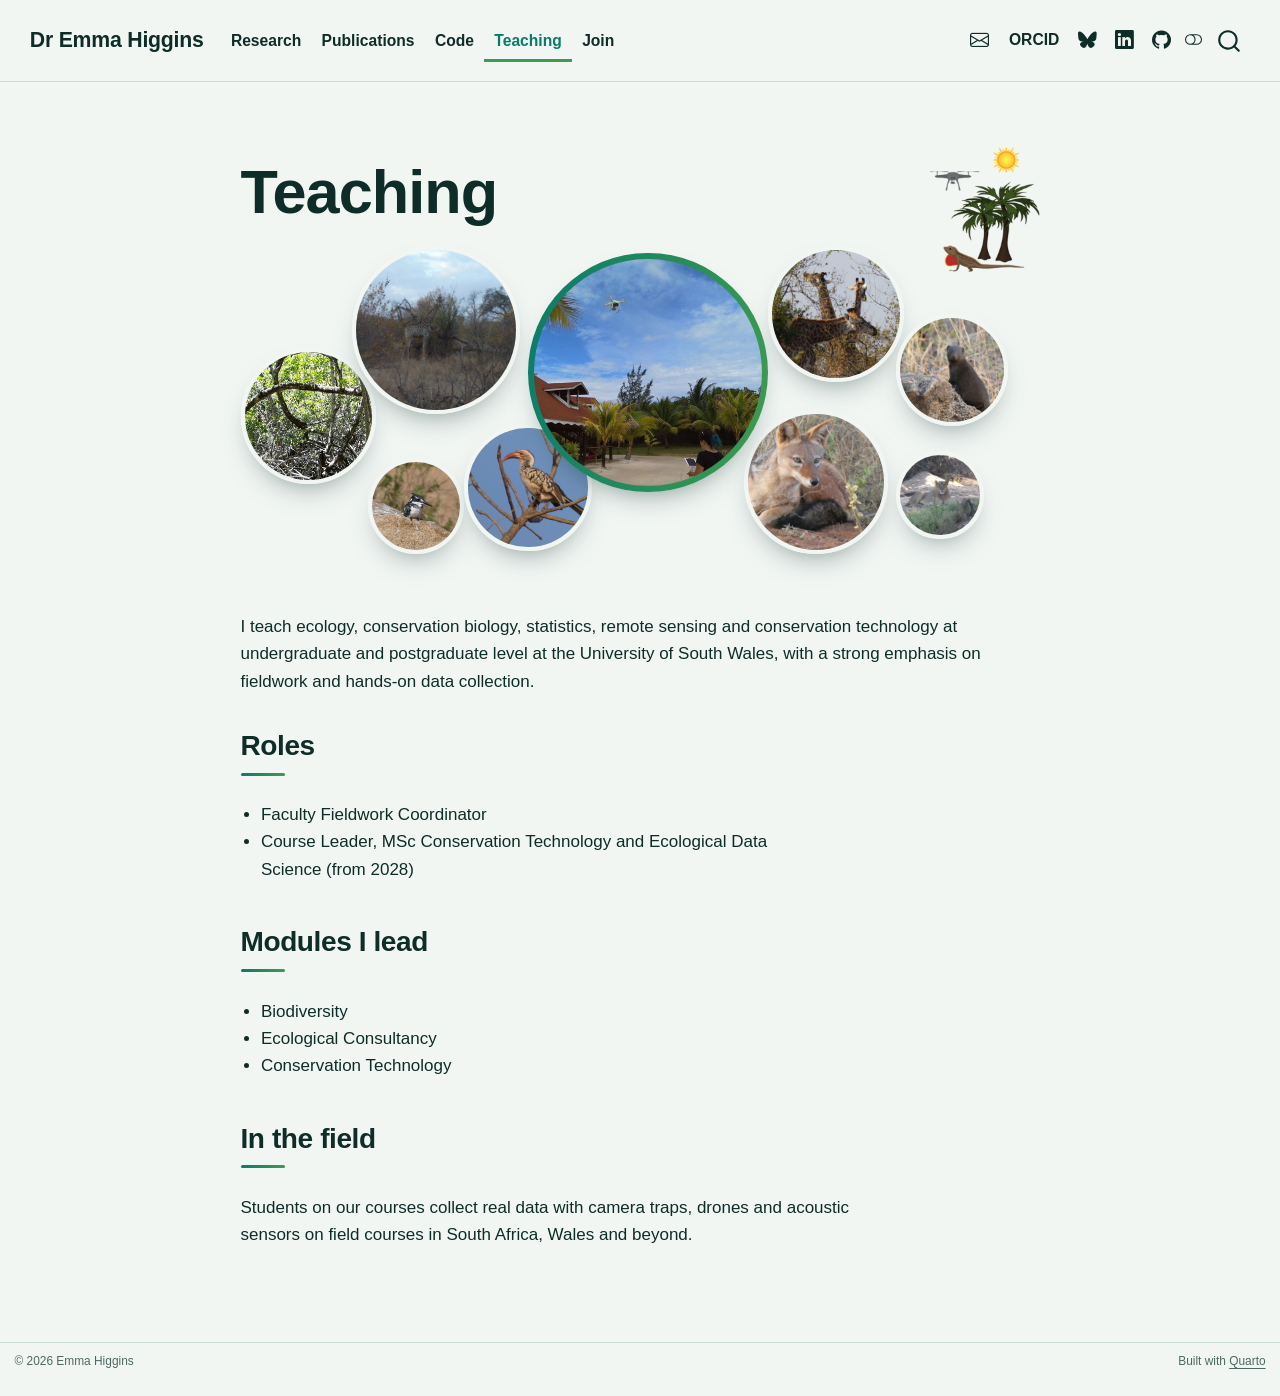
<file: docs/teaching.html>
<!DOCTYPE html>
<html xmlns="http://www.w3.org/1999/xhtml" lang="en" xml:lang="en"><head>

<meta charset="utf-8">
<meta name="generator" content="quarto-1.10.18">

<meta name="viewport" content="width=device-width, initial-scale=1.0, user-scalable=yes">


<title>Teaching – Dr Emma Higgins</title>
<style>
/* Default styles provided by pandoc.
** See https://pandoc.org/MANUAL.html#variables-for-html for config info.
*/
span.smallcaps{font-variant: small-caps;}
div.columns{display: flex; gap: 1.5em;}
div.column{flex: auto;}
@media screen {
div.columns{gap: min(4vw, 1.5em);}
div.column{overflow-x: auto;}
}
div.hanging-indent{margin-left: 1.5em; text-indent: -1.5em;}
ul.task-list{list-style: none;}
ul.task-list li input[type="checkbox"] {
  width: 0.8em;
  margin: 0 0.8em 0.2em -1em; /* quarto-specific, see https://github.com/quarto-dev/quarto-cli/issues/4556 */ 
  vertical-align: middle;
}
</style>


<script src="site_libs/quarto-nav/quarto-nav.js"></script>
<script src="site_libs/quarto-nav/headroom.min.js"></script>
<script src="site_libs/clipboard/clipboard.min.js"></script>
<script src="site_libs/quarto-search/autocomplete.umd.js"></script>
<script src="site_libs/quarto-search/fuse.min.js"></script>
<script src="site_libs/quarto-search/quarto-search.js"></script>
<meta name="quarto:offset" content="./">
<link href="./images/favicon.svg" rel="icon" type="image/svg+xml">
<script src="site_libs/quarto-html/quarto.js" type="module"></script>
<script src="site_libs/quarto-html/tabsets/tabsets.js" type="module"></script>
<script src="site_libs/quarto-html/popper.min.js"></script>
<script src="site_libs/quarto-html/tippy.umd.min.js"></script>
<script src="site_libs/quarto-html/anchor.min.js"></script>
<link href="site_libs/quarto-html/tippy.css" rel="stylesheet">
<link href="site_libs/quarto-html/quarto-syntax-highlighting-31031afecf9b0df1d13cf9557fa7811e.css" rel="stylesheet" class="quarto-color-scheme" id="quarto-text-highlighting-styles">
<link href="site_libs/quarto-html/quarto-syntax-highlighting-dark-986f87fa4f194b1cd67636a8000e0228.css" rel="stylesheet" class="quarto-color-scheme quarto-color-alternate" id="quarto-text-highlighting-styles">
<link href="site_libs/quarto-html/quarto-syntax-highlighting-31031afecf9b0df1d13cf9557fa7811e.css" rel="stylesheet" class="quarto-color-scheme-extra" id="quarto-text-highlighting-styles">
<script src="site_libs/bootstrap/bootstrap.min.js"></script>
<link href="site_libs/bootstrap/bootstrap-icons.css" rel="stylesheet">
<link href="site_libs/bootstrap/bootstrap-6b5d6a47f2e765da9985a5dcade0e7f7.min.css" rel="stylesheet" append-hash="true" class="quarto-color-scheme" id="quarto-bootstrap" data-mode="light">
<link href="site_libs/bootstrap/bootstrap-dark-02e25f46f2f6fd2d882f525e19653993.min.css" rel="stylesheet" append-hash="true" class="quarto-color-scheme quarto-color-alternate" id="quarto-bootstrap" data-mode="dark">
<link href="site_libs/bootstrap/bootstrap-6b5d6a47f2e765da9985a5dcade0e7f7.min.css" rel="stylesheet" append-hash="true" class="quarto-color-scheme-extra" id="quarto-bootstrap" data-mode="light">
<script id="quarto-search-options" type="application/json">{
  "location": "navbar",
  "copy-button": false,
  "collapse-after": 3,
  "panel-placement": "end",
  "type": "overlay",
  "limit": 50,
  "keyboard-shortcut": [
    "f",
    "/",
    "s"
  ],
  "show-item-context": false,
  "language": {
    "search-no-results-text": "No results",
    "search-matching-documents-text": "matching documents",
    "search-copy-link-title": "Copy link to search",
    "search-hide-matches-text": "Hide additional matches",
    "search-more-match-text": "more match in this document",
    "search-more-matches-text": "more matches in this document",
    "search-clear-button-title": "Clear",
    "search-text-placeholder": "",
    "search-detached-cancel-button-title": "Cancel",
    "search-submit-button-title": "Submit",
    "search-label": "Search"
  }
}</script>
<style>html{ scroll-behavior: smooth; }</style>


</head>

<body class="nav-fixed fullcontent quarto-light"><script id="quarto-html-before-body" type="application/javascript">
    const toggleBodyColorMode = (bsSheetEl) => {
      const mode = bsSheetEl.getAttribute("data-mode");
      const bodyEl = window.document.querySelector("body");
      if (mode === "dark") {
        bodyEl.classList.add("quarto-dark");
        bodyEl.classList.remove("quarto-light");
      } else {
        bodyEl.classList.add("quarto-light");
        bodyEl.classList.remove("quarto-dark");
      }
    }
    const toggleBodyColorPrimary = () => {
      const bsSheetEl = window.document.querySelector("link#quarto-bootstrap:not([rel=disabled-stylesheet])");
      if (bsSheetEl) {
        toggleBodyColorMode(bsSheetEl);
      }
    }
    const setColorSchemeToggle = (alternate) => {
      const toggles = window.document.querySelectorAll('.quarto-color-scheme-toggle');
      for (let i=0; i < toggles.length; i++) {
        const toggle = toggles[i];
        if (toggle) {
          if (alternate) {
            toggle.classList.add("alternate");
          } else {
            toggle.classList.remove("alternate");
          }
        }
      }
    };
    const toggleColorMode = (alternate) => {
      // Switch the stylesheets
      const primaryStylesheets = window.document.querySelectorAll('link.quarto-color-scheme:not(.quarto-color-alternate)');
      const alternateStylesheets = window.document.querySelectorAll('link.quarto-color-scheme.quarto-color-alternate');
      manageTransitions('#quarto-margin-sidebar .nav-link', false);
      if (alternate) {
        // note: dark is layered on light, we don't disable primary!
        enableStylesheet(alternateStylesheets);
        for (const sheetNode of alternateStylesheets) {
          if (sheetNode.id === "quarto-bootstrap") {
            toggleBodyColorMode(sheetNode);
          }
        }
      } else {
        disableStylesheet(alternateStylesheets);
        enableStylesheet(primaryStylesheets)
        toggleBodyColorPrimary();
      }
      manageTransitions('#quarto-margin-sidebar .nav-link', true);
      // Switch the toggles
      setColorSchemeToggle(alternate)
      // Hack to workaround the fact that safari doesn't
      // properly recolor the scrollbar when toggling (#1455)
      if (navigator.userAgent.indexOf('Safari') > 0 && navigator.userAgent.indexOf('Chrome') == -1) {
        manageTransitions("body", false);
        window.scrollTo(0, 1);
        setTimeout(() => {
          window.scrollTo(0, 0);
          manageTransitions("body", true);
        }, 40);
      }
    }
    const disableStylesheet = (stylesheets) => {
      for (let i=0; i < stylesheets.length; i++) {
        const stylesheet = stylesheets[i];
        stylesheet.rel = 'disabled-stylesheet';
      }
    }
    const enableStylesheet = (stylesheets) => {
      for (let i=0; i < stylesheets.length; i++) {
        const stylesheet = stylesheets[i];
        if(stylesheet.rel !== 'stylesheet') { // for Chrome, which will still FOUC without this check
          stylesheet.rel = 'stylesheet';
        }
      }
    }
    const manageTransitions = (selector, allowTransitions) => {
      const els = window.document.querySelectorAll(selector);
      for (let i=0; i < els.length; i++) {
        const el = els[i];
        if (allowTransitions) {
          el.classList.remove('notransition');
        } else {
          el.classList.add('notransition');
        }
      }
    }
    const isFileUrl = () => {
      return window.location.protocol === 'file:';
    }
    const hasAlternateSentinel = () => {
      let styleSentinel = getColorSchemeSentinel();
      if (styleSentinel !== null) {
        return styleSentinel === "alternate";
      } else {
        return false;
      }
    }
    const setStyleSentinel = (alternate) => {
      const value = alternate ? "alternate" : "default";
      if (!isFileUrl()) {
        window.localStorage.setItem("quarto-color-scheme", value);
      } else {
        localAlternateSentinel = value;
      }
    }
    const getColorSchemeSentinel = () => {
      if (!isFileUrl()) {
        const storageValue = window.localStorage.getItem("quarto-color-scheme");
        return storageValue != null ? storageValue : localAlternateSentinel;
      } else {
        return localAlternateSentinel;
      }
    }
    const toggleGiscusIfUsed = (isAlternate, darkModeDefault) => {
      const baseTheme = document.querySelector('#giscus-base-theme')?.value ?? 'light';
      const alternateTheme = document.querySelector('#giscus-alt-theme')?.value ?? 'dark';
      let newTheme = '';
      if(authorPrefersDark) {
        newTheme = isAlternate ? baseTheme : alternateTheme;
      } else {
        newTheme = isAlternate ? alternateTheme : baseTheme;
      }
      const changeGiscusTheme = () => {
        // From: https://github.com/giscus/giscus/issues/336
        const sendMessage = (message) => {
          const iframe = document.querySelector('iframe.giscus-frame');
          if (!iframe) return;
          iframe.contentWindow.postMessage({ giscus: message }, 'https://giscus.app');
        }
        sendMessage({
          setConfig: {
            theme: newTheme
          }
        });
      }
      const isGiscussLoaded = window.document.querySelector('iframe.giscus-frame') !== null;
      if (isGiscussLoaded) {
        changeGiscusTheme();
      }
    };
    const authorPrefersDark = false;
    const queryPrefersDark = window.matchMedia('(prefers-color-scheme: dark)');
    const darkModeDefault = queryPrefersDark.matches;
      document.querySelector('link#quarto-text-highlighting-styles.quarto-color-scheme-extra').rel = 'disabled-stylesheet';
      document.querySelector('link#quarto-bootstrap.quarto-color-scheme-extra').rel = 'disabled-stylesheet';
    let localAlternateSentinel = darkModeDefault ? 'alternate' : 'default';
    // Dark / light mode switch
    window.quartoToggleColorScheme = () => {
      // Read the current dark / light value
      let toAlternate = !hasAlternateSentinel();
      toggleColorMode(toAlternate);
      setStyleSentinel(toAlternate);
      toggleGiscusIfUsed(toAlternate, darkModeDefault);
      window.dispatchEvent(new Event('resize'));
    };
    queryPrefersDark.addEventListener("change", e => {
      if(window.localStorage.getItem("quarto-color-scheme") !== null)
        return;
      const alternate = e.matches
      toggleColorMode(alternate);
      localAlternateSentinel = e.matches ? 'alternate' : 'default'; // this is used alongside local storage!
      toggleGiscusIfUsed(alternate, darkModeDefault);
    });
    // Switch to dark mode if need be
    if (hasAlternateSentinel()) {
      toggleColorMode(true);
    } else {
      toggleColorMode(false);
    }
  </script>

<div id="quarto-search-results"></div>
  <header id="quarto-header" class="headroom fixed-top">
    <nav class="navbar navbar-expand-lg " data-bs-theme="dark">
      <div class="navbar-container container-fluid">
      <div class="navbar-brand-container mx-auto">
    <a class="navbar-brand" href="./index.html">
    <span class="navbar-title">Dr Emma Higgins</span>
    </a>
  </div>
            <div id="quarto-search" class="" title="Search"></div>
          <button class="navbar-toggler" type="button" data-bs-toggle="collapse" data-bs-target="#navbarCollapse" aria-controls="navbarCollapse" role="menu" aria-expanded="false" aria-label="Toggle navigation" onclick="if (window.quartoToggleHeadroom) { window.quartoToggleHeadroom(); }">
  <span class="navbar-toggler-icon"></span>
</button>
          <div class="collapse navbar-collapse" id="navbarCollapse">
            <ul class="navbar-nav navbar-nav-scroll me-auto">
  <li class="nav-item">
    <a class="nav-link" href="./research.html"> 
<span class="menu-text">Research</span></a>
  </li>  
  <li class="nav-item">
    <a class="nav-link" href="./publications.html"> 
<span class="menu-text">Publications</span></a>
  </li>  
  <li class="nav-item">
    <a class="nav-link" href="./code.html"> 
<span class="menu-text">Code</span></a>
  </li>  
  <li class="nav-item">
    <a class="nav-link active" href="./teaching.html" aria-current="page"> 
<span class="menu-text">Teaching</span></a>
  </li>  
  <li class="nav-item">
    <a class="nav-link" href="./join.html"> 
<span class="menu-text">Join</span></a>
  </li>  
</ul>
            <ul class="navbar-nav navbar-nav-scroll ms-auto">
  <li class="nav-item compact">
    <a class="nav-link" href="mailto:emma.higgins@southwales.ac.uk"> <i class="bi bi-envelope" role="img" aria-label="Email">
</i> 
<span class="menu-text"></span></a>
  </li>  
  <li class="nav-item">
    <a class="nav-link" href="https://orcid.org/0000-0001-6039-8960"> 
<span class="menu-text">ORCID</span></a>
  </li>  
  <li class="nav-item compact">
    <a class="nav-link" href="https://bsky.app/profile/eangharad.bsky.social"> <i class="bi bi-bluesky" role="img" aria-label="Bluesky">
</i> 
<span class="menu-text"></span></a>
  </li>  
  <li class="nav-item compact">
    <a class="nav-link" href="https://www.linkedin.com/in/emma-higgins-91533184"> <i class="bi bi-linkedin" role="img" aria-label="LinkedIn">
</i> 
<span class="menu-text"></span></a>
  </li>  
  <li class="nav-item compact">
    <a class="nav-link" href="https://github.com/eahiggins"> <i class="bi bi-github" role="img" aria-label="GitHub">
</i> 
<span class="menu-text"></span></a>
  </li>  
</ul>
          </div> <!-- /navcollapse -->
            <div class="quarto-navbar-tools">
  <a href="" class="quarto-color-scheme-toggle quarto-navigation-tool  px-1" onclick="window.quartoToggleColorScheme(); return false;" title="Toggle dark mode"><i class="bi"></i></a>
</div>
      </div> <!-- /container-fluid -->
    </nav>
</header>
<!-- content -->
<div id="quarto-content" class="quarto-container page-columns page-rows-contents page-layout-article page-navbar">
<!-- sidebar -->
<!-- margin-sidebar -->
    
<!-- main -->
<main class="content" id="quarto-document-content">


<header id="title-block-header" class="quarto-title-block default">
<div class="quarto-title">
<h1 class="title">Teaching</h1>
</div>



<div class="quarto-title-meta">

    
  
    
  </div>
  


</header>


<style>#title-block-header{display:none}</style>
<div class="page-title-block">
  <img class="page-motif" src="images/anole-motif.png" alt="" aria-hidden="true">
  <h1>Teaching</h1>
</div>
<div class="bubbles" aria-label="Photos from fieldwork and field courses">
  <img class="b b1" src="images/teaching/mangrove.jpg" alt="Mangrove forest">
  <img class="b b2" src="images/teaching/giraffe.jpg" alt="Giraffe in bushveld">
  <img class="b b3" src="images/teaching/kingfisher.jpg" alt="Pied kingfisher">
  <img class="b b4" src="images/teaching/hornbill.jpg" alt="Red-billed hornbill">
  <img class="b b5 b-main" src="images/teaching/drone.jpg" alt="Flying a drone during a field survey">
  <img class="b b6" src="images/teaching/jackal.jpg" alt="Black-backed jackal">
  <img class="b b7" src="images/teaching/giraffes.jpg" alt="Giraffes browsing">
  <img class="b b8" src="images/teaching/mongoose.jpg" alt="Dwarf mongoose">
  <img class="b b9" src="images/teaching/lion.jpg" alt="Lioness resting">
</div>
<p>I teach ecology, conservation biology, statistics, remote sensing and conservation technology at undergraduate and postgraduate level at the University of South Wales, with a strong emphasis on fieldwork and hands-on data collection.</p>
<section id="roles" class="level2">
<h2 class="anchored" data-anchor-id="roles">Roles</h2>
<ul>
<li>Faculty Fieldwork Coordinator</li>
<li>Course Leader, MSc Conservation Technology and Ecological Data Science (from 2028)</li>
</ul>
</section>
<section id="modules-i-lead" class="level2">
<h2 class="anchored" data-anchor-id="modules-i-lead">Modules I lead</h2>
<ul>
<li>Biodiversity</li>
<li>Ecological Consultancy</li>
<li>Conservation Technology</li>
</ul>
</section>
<section id="in-the-field" class="level2">
<h2 class="anchored" data-anchor-id="in-the-field">In the field</h2>
<p>Students on our courses collect real data with camera traps, drones and acoustic sensors on field courses in South Africa, Wales and beyond.</p>


</section>

</main> <!-- /main -->
<script id="quarto-html-after-body" type="application/javascript">
  window.document.addEventListener("DOMContentLoaded", function (event) {
    // Ensure there is a toggle, if there isn't float one in the top right
    if (window.document.querySelector('.quarto-color-scheme-toggle') === null) {
      const a = window.document.createElement('a');
      a.classList.add('top-right');
      a.classList.add('quarto-color-scheme-toggle');
      a.href = "";
      a.onclick = function() { try { window.quartoToggleColorScheme(); } catch {} return false; };
      const i = window.document.createElement("i");
      i.classList.add('bi');
      a.appendChild(i);
      window.document.body.appendChild(a);
    }
    setColorSchemeToggle(hasAlternateSentinel())
    const icon = "";
    const anchorJS = new window.AnchorJS();
    anchorJS.options = {
      placement: 'right',
      icon: icon
    };
    anchorJS.add('.anchored');
    const isCodeAnnotation = (el) => {
      for (const clz of el.classList) {
        if (clz.startsWith('code-annotation-')) {                     
          return true;
        }
      }
      return false;
    }
    const onCopySuccess = function(e) {
      // button target
      const button = e.trigger;
      // don't keep focus
      button.blur();
      // flash "checked"
      button.classList.add('code-copy-button-checked');
      var currentTitle = button.getAttribute("title");
      button.setAttribute("title", "Copied!");
      let tooltip;
      if (window.bootstrap) {
        button.setAttribute("data-bs-toggle", "tooltip");
        button.setAttribute("data-bs-placement", "left");
        button.setAttribute("data-bs-title", "Copied!");
        tooltip = new bootstrap.Tooltip(button, 
          { trigger: "manual", 
            customClass: "code-copy-button-tooltip",
            offset: [0, -8]});
        tooltip.show();    
      }
      setTimeout(function() {
        if (tooltip) {
          tooltip.hide();
          button.removeAttribute("data-bs-title");
          button.removeAttribute("data-bs-toggle");
          button.removeAttribute("data-bs-placement");
        }
        button.setAttribute("title", currentTitle);
        button.classList.remove('code-copy-button-checked');
      }, 1000);
      // clear code selection
      e.clearSelection();
    }
    const getTextToCopy = function(trigger) {
      const outerScaffold = trigger.parentElement.cloneNode(true);
      const codeEl = outerScaffold.querySelector('code');
      for (const childEl of codeEl.children) {
        if (isCodeAnnotation(childEl)) {
          childEl.remove();
        }
      }
      return codeEl.innerText;
    }
    const clipboard = new window.ClipboardJS('.code-copy-button:not([data-in-quarto-modal])', {
      text: getTextToCopy
    });
    clipboard.on('success', onCopySuccess);
    if (window.document.getElementById('quarto-embedded-source-code-modal')) {
      const clipboardModal = new window.ClipboardJS('.code-copy-button[data-in-quarto-modal]', {
        text: getTextToCopy,
        container: window.document.getElementById('quarto-embedded-source-code-modal')
      });
      clipboardModal.on('success', onCopySuccess);
    }
      var localhostRegex = new RegExp(/^(?:http|https):\/\/localhost\:?[0-9]*\//);
      var mailtoRegex = new RegExp(/^mailto:/);
        var filterRegex = new RegExp("https:\/\/eahiggins\.github\.io");
      var isInternal = (href) => {
          return filterRegex.test(href) || localhostRegex.test(href) || mailtoRegex.test(href);
      }
      // Inspect non-navigation links and adorn them if external
     var links = window.document.querySelectorAll('a[href]:not(.nav-link):not(.navbar-brand):not(.toc-action):not(.sidebar-link):not(.sidebar-item-toggle):not(.pagination-link):not(.no-external):not([aria-hidden]):not(.dropdown-item):not(.quarto-navigation-tool):not(.about-link)');
      for (var i=0; i<links.length; i++) {
        const link = links[i];
        if (!isInternal(link.href)) {
          // undo the damage that might have been done by quarto-nav.js in the case of
          // links that we want to consider external
          if (link.dataset.originalHref !== undefined) {
            link.href = link.dataset.originalHref;
          }
            // target, if specified
            link.setAttribute("target", "_blank");
            if (link.getAttribute("rel") === null) {
              link.setAttribute("rel", "noopener");
            }
        }
      }
    function tippyHover(el, contentFn, onTriggerFn, onUntriggerFn) {
      const config = {
        allowHTML: true,
        maxWidth: 500,
        delay: 100,
        arrow: false,
        appendTo: function(el) {
            return el.parentElement;
        },
        interactive: true,
        interactiveBorder: 10,
        theme: 'quarto',
        placement: 'bottom-start',
      };
      if (contentFn) {
        config.content = contentFn;
      }
      if (onTriggerFn) {
        config.onTrigger = onTriggerFn;
      }
      if (onUntriggerFn) {
        config.onUntrigger = onUntriggerFn;
      }
      window.tippy(el, config); 
    }
    const noterefs = window.document.querySelectorAll('a[role="doc-noteref"]');
    for (var i=0; i<noterefs.length; i++) {
      const ref = noterefs[i];
      tippyHover(ref, function() {
        // use id or data attribute instead here
        let href = ref.getAttribute('data-footnote-href') || ref.getAttribute('href');
        try { href = new URL(href).hash; } catch {}
        const id = href.replace(/^#\/?/, "");
        const note = window.document.getElementById(id);
        if (note) {
          return note.innerHTML;
        } else {
          return "";
        }
      });
    }
    const xrefs = window.document.querySelectorAll('a.quarto-xref');
    const processXRef = (id, note) => {
      // Strip column container classes
      const stripColumnClz = (el) => {
        el.classList.remove("page-full", "page-columns");
        if (el.children) {
          for (const child of el.children) {
            stripColumnClz(child);
          }
        }
      }
      stripColumnClz(note)
      if (id === null || id.startsWith('sec-')) {
        // Special case sections, only their first couple elements
        const container = document.createElement("div");
        if (note.children && note.children.length > 2) {
          container.appendChild(note.children[0].cloneNode(true));
          for (let i = 1; i < note.children.length; i++) {
            const child = note.children[i];
            if (child.tagName === "P" && child.innerText === "") {
              continue;
            } else {
              container.appendChild(child.cloneNode(true));
              break;
            }
          }
          if (window.Quarto?.typesetMath) {
            window.Quarto.typesetMath(container);
          }
          return container.innerHTML
        } else {
          if (window.Quarto?.typesetMath) {
            window.Quarto.typesetMath(note);
          }
          return note.innerHTML;
        }
      } else {
        // Remove any anchor links if they are present
        const anchorLink = note.querySelector('a.anchorjs-link');
        if (anchorLink) {
          anchorLink.remove();
        }
        if (window.Quarto?.typesetMath) {
          window.Quarto.typesetMath(note);
        }
        if (note.classList.contains("callout")) {
          return note.outerHTML;
        } else {
          return note.innerHTML;
        }
      }
    }
    for (var i=0; i<xrefs.length; i++) {
      const xref = xrefs[i];
      tippyHover(xref, undefined, function(instance) {
        instance.disable();
        let url = xref.getAttribute('href');
        let hash = undefined; 
        if (url.startsWith('#')) {
          hash = url;
        } else {
          try { hash = new URL(url).hash; } catch {}
        }
        if (hash) {
          const id = hash.replace(/^#\/?/, "");
          const note = window.document.getElementById(id);
          if (note !== null) {
            try {
              const html = processXRef(id, note.cloneNode(true));
              instance.setContent(html);
            } finally {
              instance.enable();
              instance.show();
            }
          } else {
            // See if we can fetch this
            fetch(url.split('#')[0])
            .then(res => res.text())
            .then(html => {
              const parser = new DOMParser();
              const htmlDoc = parser.parseFromString(html, "text/html");
              const note = htmlDoc.getElementById(id);
              if (note !== null) {
                const html = processXRef(id, note);
                instance.setContent(html);
              } 
            }).finally(() => {
              instance.enable();
              instance.show();
            });
          }
        } else {
          // See if we can fetch a full url (with no hash to target)
          // This is a special case and we should probably do some content thinning / targeting
          fetch(url)
          .then(res => res.text())
          .then(html => {
            const parser = new DOMParser();
            const htmlDoc = parser.parseFromString(html, "text/html");
            const note = htmlDoc.querySelector('main.content');
            if (note !== null) {
              // This should only happen for chapter cross references
              // (since there is no id in the URL)
              // remove the first header
              if (note.children.length > 0 && note.children[0].tagName === "HEADER") {
                note.children[0].remove();
              }
              const html = processXRef(null, note);
              instance.setContent(html);
            } 
          }).finally(() => {
            instance.enable();
            instance.show();
          });
        }
      }, function(instance) {
      });
    }
        let selectedAnnoteEl;
        const selectorForAnnotation = ( cell, annotation) => {
          let cellAttr = 'data-code-cell="' + cell + '"';
          let lineAttr = 'data-code-annotation="' +  annotation + '"';
          const selector = 'span[' + cellAttr + '][' + lineAttr + ']';
          return selector;
        }
        const selectCodeLines = (annoteEl) => {
          const doc = window.document;
          const targetCell = annoteEl.getAttribute("data-target-cell");
          const targetAnnotation = annoteEl.getAttribute("data-target-annotation");
          const annoteSpan = window.document.querySelector(selectorForAnnotation(targetCell, targetAnnotation));
          const lines = annoteSpan.getAttribute("data-code-lines").split(",");
          const lineIds = lines.map((line) => {
            return targetCell + "-" + line;
          })
          let top = null;
          let height = null;
          let parent = null;
          if (lineIds.length > 0) {
              //compute the position of the single el (top and bottom and make a div)
              const el = window.document.getElementById(lineIds[0]);
              top = el.offsetTop;
              height = el.offsetHeight;
              parent = el.parentElement.parentElement;
            if (lineIds.length > 1) {
              const lastEl = window.document.getElementById(lineIds[lineIds.length - 1]);
              const bottom = lastEl.offsetTop + lastEl.offsetHeight;
              height = bottom - top;
            }
            if (top !== null && height !== null && parent !== null) {
              // cook up a div (if necessary) and position it 
              let div = window.document.getElementById("code-annotation-line-highlight");
              if (div === null) {
                div = window.document.createElement("div");
                div.setAttribute("id", "code-annotation-line-highlight");
                div.style.position = 'absolute';
                parent.appendChild(div);
              }
              div.style.top = top - 2 + "px";
              div.style.height = height + 4 + "px";
              div.style.left = 0;
              let gutterDiv = window.document.getElementById("code-annotation-line-highlight-gutter");
              if (gutterDiv === null) {
                gutterDiv = window.document.createElement("div");
                gutterDiv.setAttribute("id", "code-annotation-line-highlight-gutter");
                gutterDiv.style.position = 'absolute';
                const codeCell = window.document.getElementById(targetCell);
                const gutter = codeCell.querySelector('.code-annotation-gutter');
                gutter.appendChild(gutterDiv);
              }
              gutterDiv.style.top = top - 2 + "px";
              gutterDiv.style.height = height + 4 + "px";
            }
            selectedAnnoteEl = annoteEl;
          }
        };
        const unselectCodeLines = () => {
          const elementsIds = ["code-annotation-line-highlight", "code-annotation-line-highlight-gutter"];
          elementsIds.forEach((elId) => {
            const div = window.document.getElementById(elId);
            if (div) {
              div.remove();
            }
          });
          selectedAnnoteEl = undefined;
        };
          // Handle positioning of the toggle
      window.addEventListener(
        "resize",
        throttle(() => {
          elRect = undefined;
          if (selectedAnnoteEl) {
            selectCodeLines(selectedAnnoteEl);
          }
        }, 10)
      );
      function throttle(fn, ms) {
      let throttle = false;
      let timer;
        return (...args) => {
          if(!throttle) { // first call gets through
              fn.apply(this, args);
              throttle = true;
          } else { // all the others get throttled
              if(timer) clearTimeout(timer); // cancel #2
              timer = setTimeout(() => {
                fn.apply(this, args);
                timer = throttle = false;
              }, ms);
          }
        };
      }
        // Attach click handler to the DT
        const annoteDls = window.document.querySelectorAll('dt[data-target-cell]');
        for (const annoteDlNode of annoteDls) {
          annoteDlNode.addEventListener('click', (event) => {
            const clickedEl = event.target;
            if (clickedEl !== selectedAnnoteEl) {
              unselectCodeLines();
              const activeEl = window.document.querySelector('dt[data-target-cell].code-annotation-active');
              if (activeEl) {
                activeEl.classList.remove('code-annotation-active');
              }
              selectCodeLines(clickedEl);
              clickedEl.classList.add('code-annotation-active');
            } else {
              // Unselect the line
              unselectCodeLines();
              clickedEl.classList.remove('code-annotation-active');
            }
          });
        }
    const findCites = (el) => {
      const parentEl = el.parentElement;
      if (parentEl) {
        const cites = parentEl.dataset.cites;
        if (cites) {
          return {
            el,
            cites: cites.split(' ')
          };
        } else {
          return findCites(el.parentElement)
        }
      } else {
        return undefined;
      }
    };
    var bibliorefs = window.document.querySelectorAll('a[role="doc-biblioref"]');
    for (var i=0; i<bibliorefs.length; i++) {
      const ref = bibliorefs[i];
      const citeInfo = findCites(ref);
      if (citeInfo) {
        tippyHover(citeInfo.el, function() {
          var popup = window.document.createElement('div');
          citeInfo.cites.forEach(function(cite) {
            var citeDiv = window.document.createElement('div');
            citeDiv.classList.add('hanging-indent');
            citeDiv.classList.add('csl-entry');
            var biblioDiv = window.document.getElementById('ref-' + cite);
            if (biblioDiv) {
              citeDiv.innerHTML = biblioDiv.innerHTML;
            }
            popup.appendChild(citeDiv);
          });
          return popup.innerHTML;
        });
      }
    }
  });
  </script>
</div> <!-- /content -->
<footer class="footer">
  <div class="nav-footer">
    <div class="nav-footer-left">
<p>© 2026 Emma Higgins</p>
</div>   
    <div class="nav-footer-center">
      &nbsp;
    </div>
    <div class="nav-footer-right">
<p>Built with <a href="https://quarto.org">Quarto</a></p>
</div>
  </div>
</footer>




<script src="site_libs/quarto-html/zenscroll-min.js"></script>
</body></html>
</file>
<file: docs/site_libs/quarto-html/tippy.css>
.tippy-box[data-animation=fade][data-state=hidden]{opacity:0}[data-tippy-root]{max-width:calc(100vw - 10px)}.tippy-box{position:relative;background-color:#333;color:#fff;border-radius:4px;font-size:14px;line-height:1.4;white-space:normal;outline:0;transition-property:transform,visibility,opacity}.tippy-box[data-placement^=top]>.tippy-arrow{bottom:0}.tippy-box[data-placement^=top]>.tippy-arrow:before{bottom:-7px;left:0;border-width:8px 8px 0;border-top-color:initial;transform-origin:center top}.tippy-box[data-placement^=bottom]>.tippy-arrow{top:0}.tippy-box[data-placement^=bottom]>.tippy-arrow:before{top:-7px;left:0;border-width:0 8px 8px;border-bottom-color:initial;transform-origin:center bottom}.tippy-box[data-placement^=left]>.tippy-arrow{right:0}.tippy-box[data-placement^=left]>.tippy-arrow:before{border-width:8px 0 8px 8px;border-left-color:initial;right:-7px;transform-origin:center left}.tippy-box[data-placement^=right]>.tippy-arrow{left:0}.tippy-box[data-placement^=right]>.tippy-arrow:before{left:-7px;border-width:8px 8px 8px 0;border-right-color:initial;transform-origin:center right}.tippy-box[data-inertia][data-state=visible]{transition-timing-function:cubic-bezier(.54,1.5,.38,1.11)}.tippy-arrow{width:16px;height:16px;color:#333}.tippy-arrow:before{content:"";position:absolute;border-color:transparent;border-style:solid}.tippy-content{position:relative;padding:5px 9px;z-index:1}
</file>
<file: docs/site_libs/quarto-html/quarto-syntax-highlighting-31031afecf9b0df1d13cf9557fa7811e.css>
/* quarto syntax highlight colors */
:root {
  --quarto-hl-ot-color: #003B4F;
  --quarto-hl-at-color: #657422;
  --quarto-hl-ss-color: #20794D;
  --quarto-hl-an-color: #5E5E5E;
  --quarto-hl-fu-color: #4758AB;
  --quarto-hl-st-color: #20794D;
  --quarto-hl-cf-color: #003B4F;
  --quarto-hl-op-color: #5E5E5E;
  --quarto-hl-er-color: #AD0000;
  --quarto-hl-bn-color: #AD0000;
  --quarto-hl-al-color: #AD0000;
  --quarto-hl-va-color: #111111;
  --quarto-hl-bu-color: inherit;
  --quarto-hl-ex-color: inherit;
  --quarto-hl-pp-color: #AD0000;
  --quarto-hl-in-color: #5E5E5E;
  --quarto-hl-vs-color: #20794D;
  --quarto-hl-wa-color: #5E5E5E;
  --quarto-hl-do-color: #5E5E5E;
  --quarto-hl-im-color: #00769E;
  --quarto-hl-ch-color: #20794D;
  --quarto-hl-dt-color: #AD0000;
  --quarto-hl-fl-color: #AD0000;
  --quarto-hl-co-color: #5E5E5E;
  --quarto-hl-cv-color: #5E5E5E;
  --quarto-hl-cn-color: #8f5902;
  --quarto-hl-sc-color: #5E5E5E;
  --quarto-hl-dv-color: #AD0000;
  --quarto-hl-kw-color: #003B4F;
}

/* other quarto variables */
:root {
  --quarto-font-monospace: ui-monospace, Menlo, Consolas, monospace;
}

/* syntax highlight based on Pandoc's rules */
pre > code.sourceCode > span {
  color: #003B4F;
}

code.sourceCode > span {
  color: #003B4F;
}

div.sourceCode,
div.sourceCode pre.sourceCode {
  color: #003B4F;
}

/* Normal */
code span {
  color: #003B4F;
}

/* Alert */
code span.al {
  color: #AD0000;
  font-style: inherit;
}

/* Annotation */
code span.an {
  color: #5E5E5E;
  font-style: inherit;
}

/* Attribute */
code span.at {
  color: #657422;
  font-style: inherit;
}

/* BaseN */
code span.bn {
  color: #AD0000;
  font-style: inherit;
}

/* BuiltIn */
code span.bu {
  font-style: inherit;
}

/* ControlFlow */
code span.cf {
  color: #003B4F;
  font-weight: bold;
  font-style: inherit;
}

/* Char */
code span.ch {
  color: #20794D;
  font-style: inherit;
}

/* Constant */
code span.cn {
  color: #8f5902;
  font-style: inherit;
}

/* Comment */
code span.co {
  color: #5E5E5E;
  font-style: inherit;
}

/* CommentVar */
code span.cv {
  color: #5E5E5E;
  font-style: italic;
}

/* Documentation */
code span.do {
  color: #5E5E5E;
  font-style: italic;
}

/* DataType */
code span.dt {
  color: #AD0000;
  font-style: inherit;
}

/* DecVal */
code span.dv {
  color: #AD0000;
  font-style: inherit;
}

/* Error */
code span.er {
  color: #AD0000;
  font-style: inherit;
}

/* Extension */
code span.ex {
  font-style: inherit;
}

/* Float */
code span.fl {
  color: #AD0000;
  font-style: inherit;
}

/* Function */
code span.fu {
  color: #4758AB;
  font-style: inherit;
}

/* Import */
code span.im {
  color: #00769E;
  font-style: inherit;
}

/* Information */
code span.in {
  color: #5E5E5E;
  font-style: inherit;
}

/* Keyword */
code span.kw {
  color: #003B4F;
  font-weight: bold;
  font-style: inherit;
}

/* Operator */
code span.op {
  color: #5E5E5E;
  font-style: inherit;
}

/* Other */
code span.ot {
  color: #003B4F;
  font-style: inherit;
}

/* Preprocessor */
code span.pp {
  color: #AD0000;
  font-style: inherit;
}

/* SpecialChar */
code span.sc {
  color: #5E5E5E;
  font-style: inherit;
}

/* SpecialString */
code span.ss {
  color: #20794D;
  font-style: inherit;
}

/* String */
code span.st {
  color: #20794D;
  font-style: inherit;
}

/* Variable */
code span.va {
  color: #111111;
  font-style: inherit;
}

/* VerbatimString */
code span.vs {
  color: #20794D;
  font-style: inherit;
}

/* Warning */
code span.wa {
  color: #5E5E5E;
  font-style: italic;
}

.prevent-inlining {
  content: "</";
}

/*# sourceMappingURL=4c88eaba86eb8a29e4eacb2e3a49334c.css.map */
</file>
<file: docs/site_libs/quarto-html/quarto-syntax-highlighting-dark-986f87fa4f194b1cd67636a8000e0228.css>
/* quarto syntax highlight colors */
:root {
  --quarto-hl-al-color: #f07178;
  --quarto-hl-an-color: #d4d0ab;
  --quarto-hl-at-color: #00e0e0;
  --quarto-hl-bn-color: #d4d0ab;
  --quarto-hl-bu-color: #abe338;
  --quarto-hl-ch-color: #abe338;
  --quarto-hl-co-color: #f8f8f2;
  --quarto-hl-cv-color: #ffd700;
  --quarto-hl-cn-color: #ffd700;
  --quarto-hl-cf-color: #ffa07a;
  --quarto-hl-dt-color: #ffa07a;
  --quarto-hl-dv-color: #d4d0ab;
  --quarto-hl-do-color: #f8f8f2;
  --quarto-hl-er-color: #f07178;
  --quarto-hl-ex-color: #00e0e0;
  --quarto-hl-fl-color: #d4d0ab;
  --quarto-hl-fu-color: #ffa07a;
  --quarto-hl-im-color: #abe338;
  --quarto-hl-in-color: #d4d0ab;
  --quarto-hl-kw-color: #ffa07a;
  --quarto-hl-op-color: #ffa07a;
  --quarto-hl-ot-color: #00e0e0;
  --quarto-hl-pp-color: #dcc6e0;
  --quarto-hl-re-color: #00e0e0;
  --quarto-hl-sc-color: #abe338;
  --quarto-hl-ss-color: #abe338;
  --quarto-hl-st-color: #abe338;
  --quarto-hl-va-color: #00e0e0;
  --quarto-hl-vs-color: #abe338;
  --quarto-hl-wa-color: #dcc6e0;
}

/* other quarto variables */
:root {
  --quarto-font-monospace: ui-monospace, Menlo, Consolas, monospace;
}

/* syntax highlight based on Pandoc's rules */
pre > code.sourceCode > span {
  color: #f8f8f2;
}

code.sourceCode > span {
  color: #f8f8f2;
}

div.sourceCode,
div.sourceCode pre.sourceCode {
  color: #f8f8f2;
}

/* Normal */
code span {
  color: #f8f8f2;
}

/* Alert */
code span.al {
  color: #f07178;
}

/* Annotation */
code span.an {
  color: #d4d0ab;
}

/* Attribute */
code span.at {
  color: #00e0e0;
}

/* BaseN */
code span.bn {
  color: #d4d0ab;
}

/* BuiltIn */
code span.bu {
  color: #abe338;
}

/* ControlFlow */
code span.cf {
  font-weight: bold;
  color: #ffa07a;
}

/* Char */
code span.ch {
  color: #abe338;
}

/* Constant */
code span.cn {
  color: #ffd700;
}

/* Comment */
code span.co {
  font-style: italic;
  color: #f8f8f2;
}

/* CommentVar */
code span.cv {
  color: #ffd700;
}

/* Documentation */
code span.do {
  color: #f8f8f2;
}

/* DataType */
code span.dt {
  color: #ffa07a;
}

/* DecVal */
code span.dv {
  color: #d4d0ab;
}

/* Error */
code span.er {
  color: #f07178;
  text-decoration: underline;
}

/* Extension */
code span.ex {
  font-weight: bold;
  color: #00e0e0;
}

/* Float */
code span.fl {
  color: #d4d0ab;
}

/* Function */
code span.fu {
  color: #ffa07a;
}

/* Import */
code span.im {
  color: #abe338;
}

/* Information */
code span.in {
  color: #d4d0ab;
}

/* Keyword */
code span.kw {
  font-weight: bold;
  color: #ffa07a;
}

/* Operator */
code span.op {
  color: #ffa07a;
}

/* Other */
code span.ot {
  color: #00e0e0;
}

/* Preprocessor */
code span.pp {
  color: #dcc6e0;
}

/* RegionMarker */
code span.re {
  background-color: #f8f8f2;
  color: #00e0e0;
}

/* SpecialChar */
code span.sc {
  color: #abe338;
}

/* SpecialString */
code span.ss {
  color: #abe338;
}

/* String */
code span.st {
  color: #abe338;
}

/* Variable */
code span.va {
  color: #00e0e0;
}

/* VerbatimString */
code span.vs {
  color: #abe338;
}

/* Warning */
code span.wa {
  color: #dcc6e0;
}

.prevent-inlining {
  content: "</";
}

/*# sourceMappingURL=eec43a6ca74241b6edd5a7ba068212f5.css.map */
</file>
